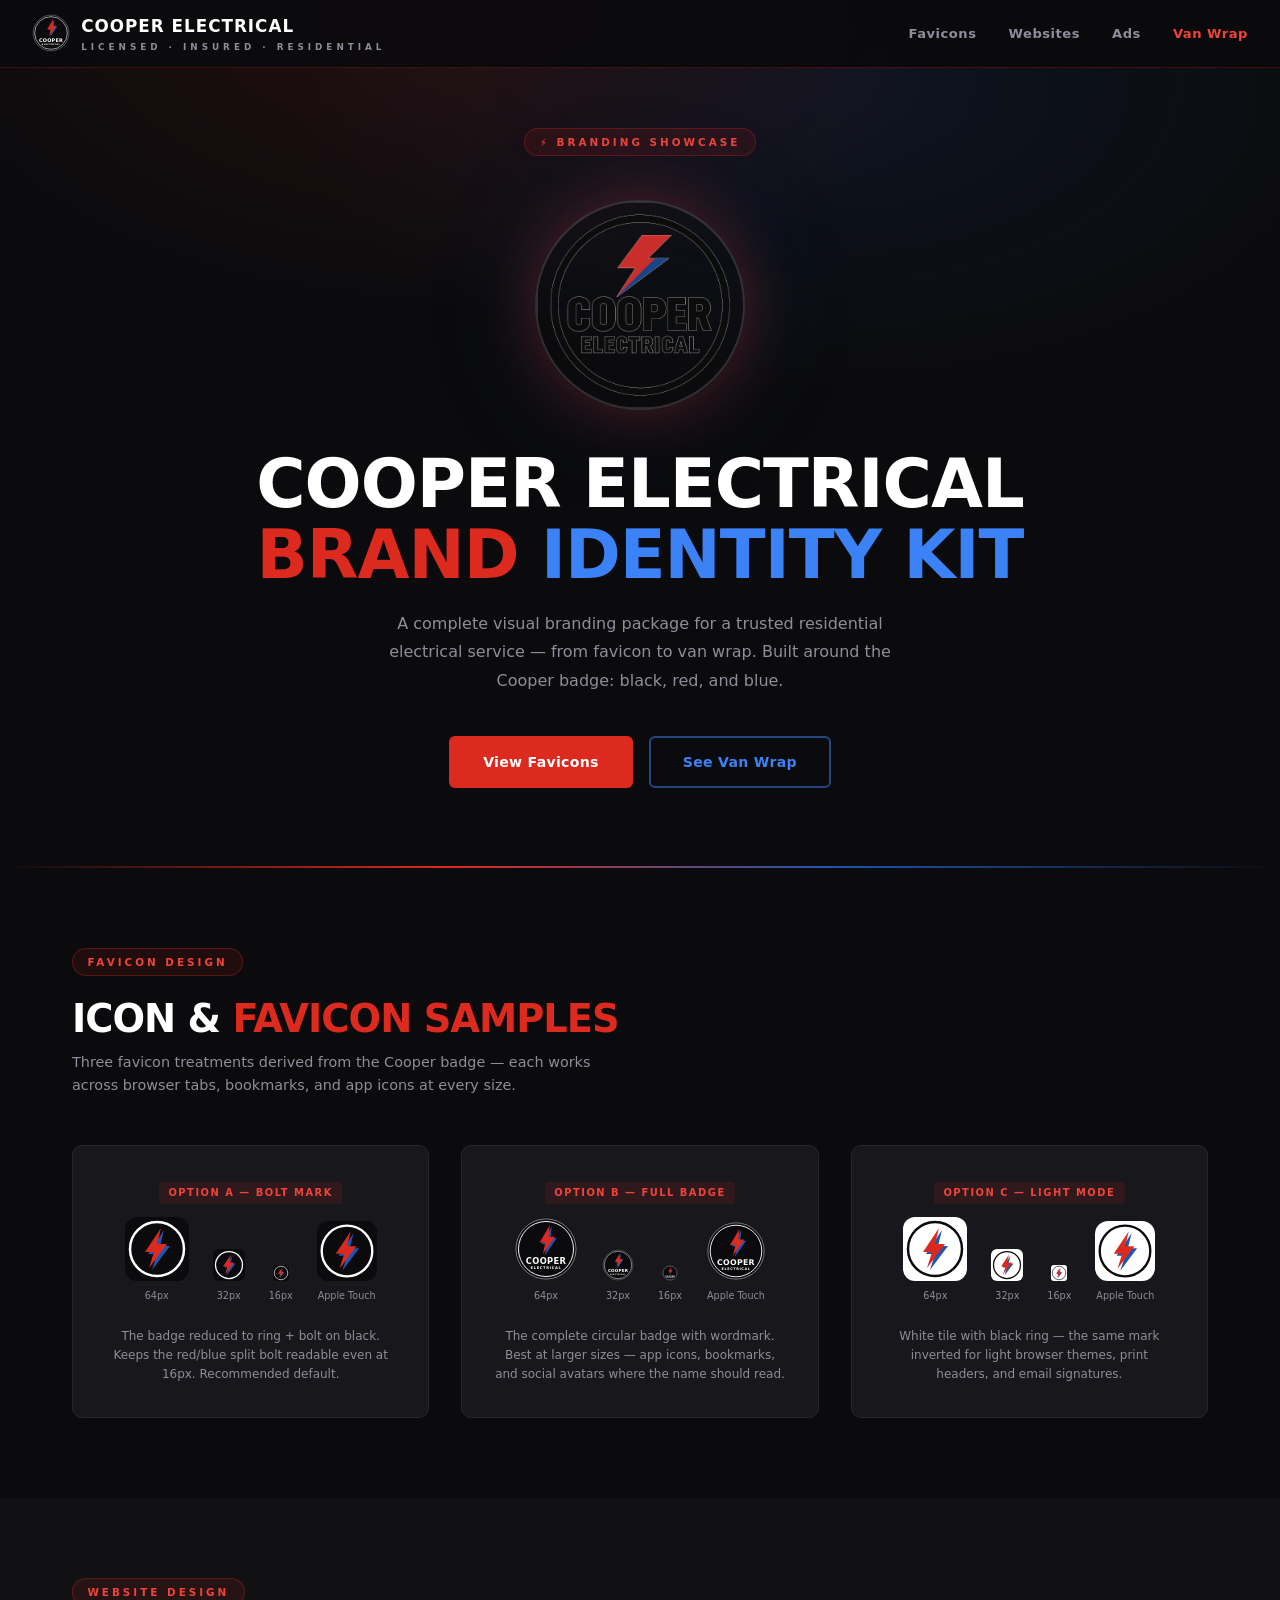
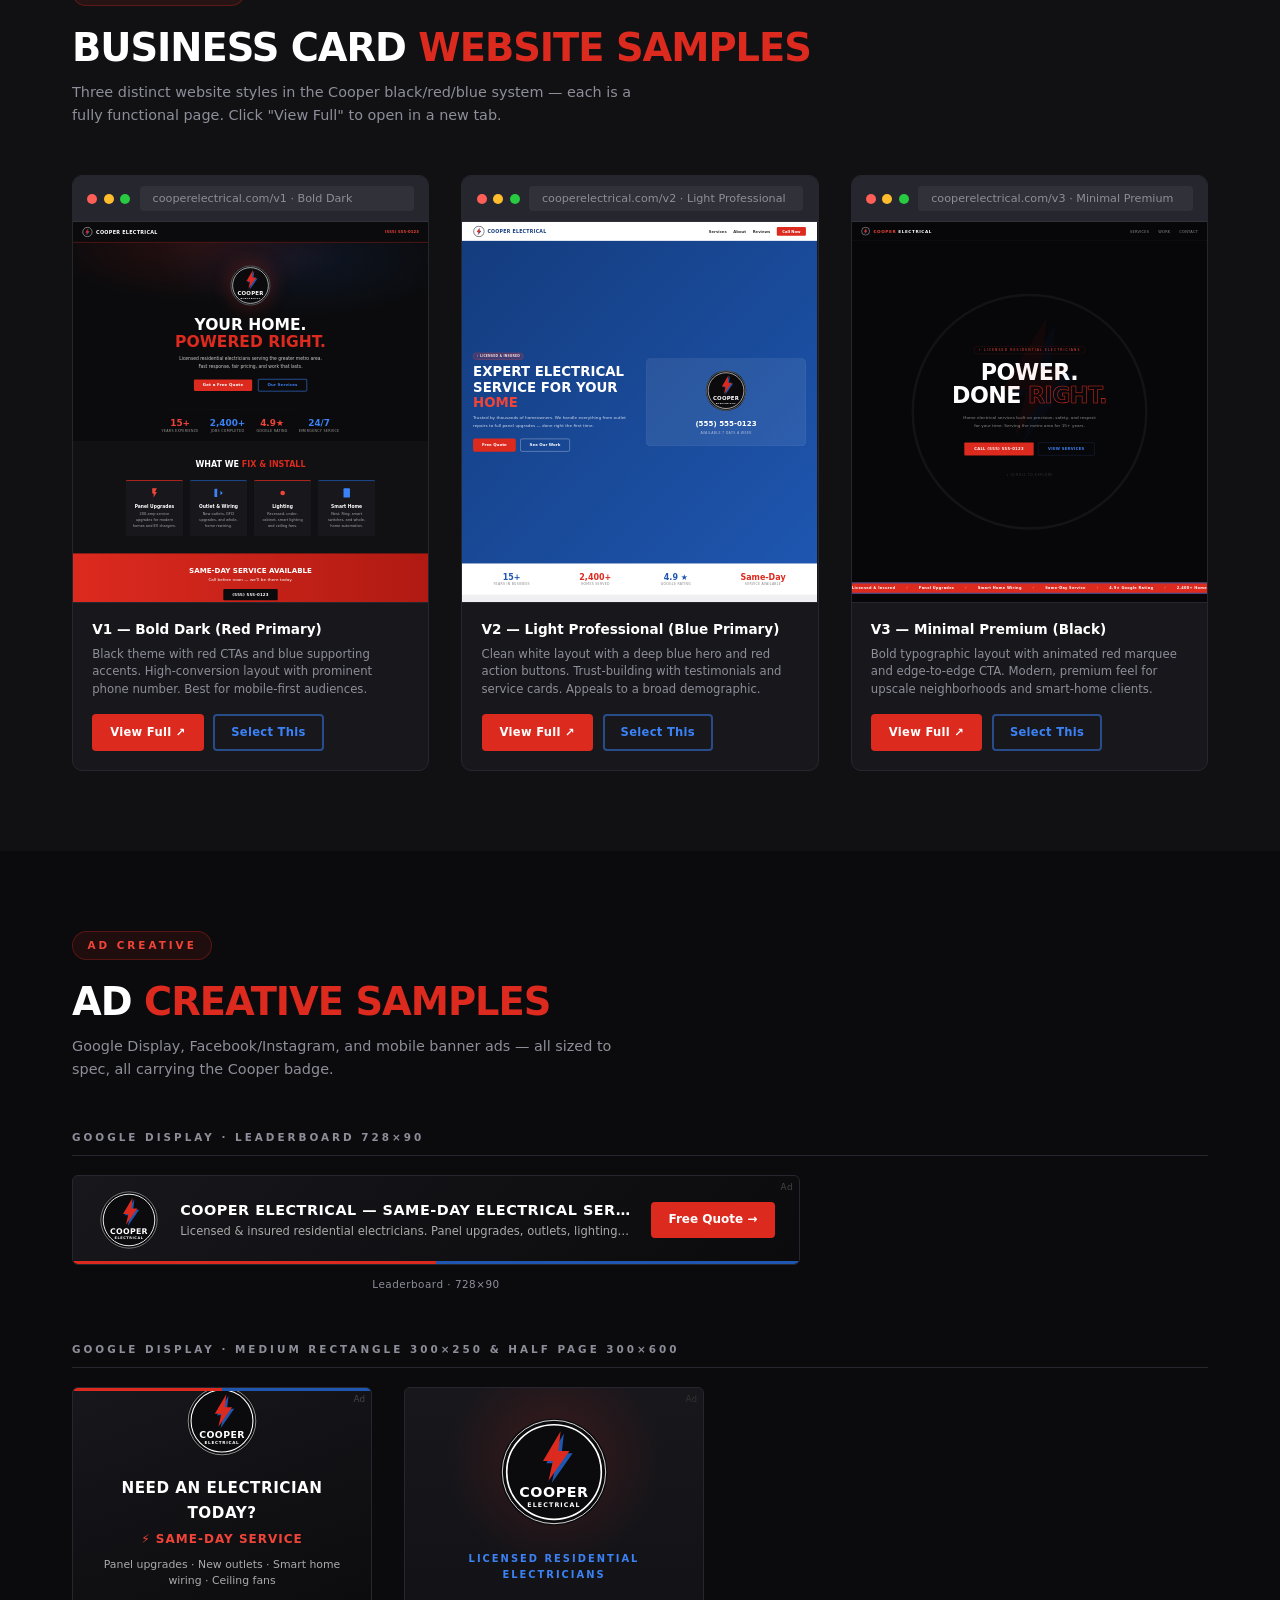
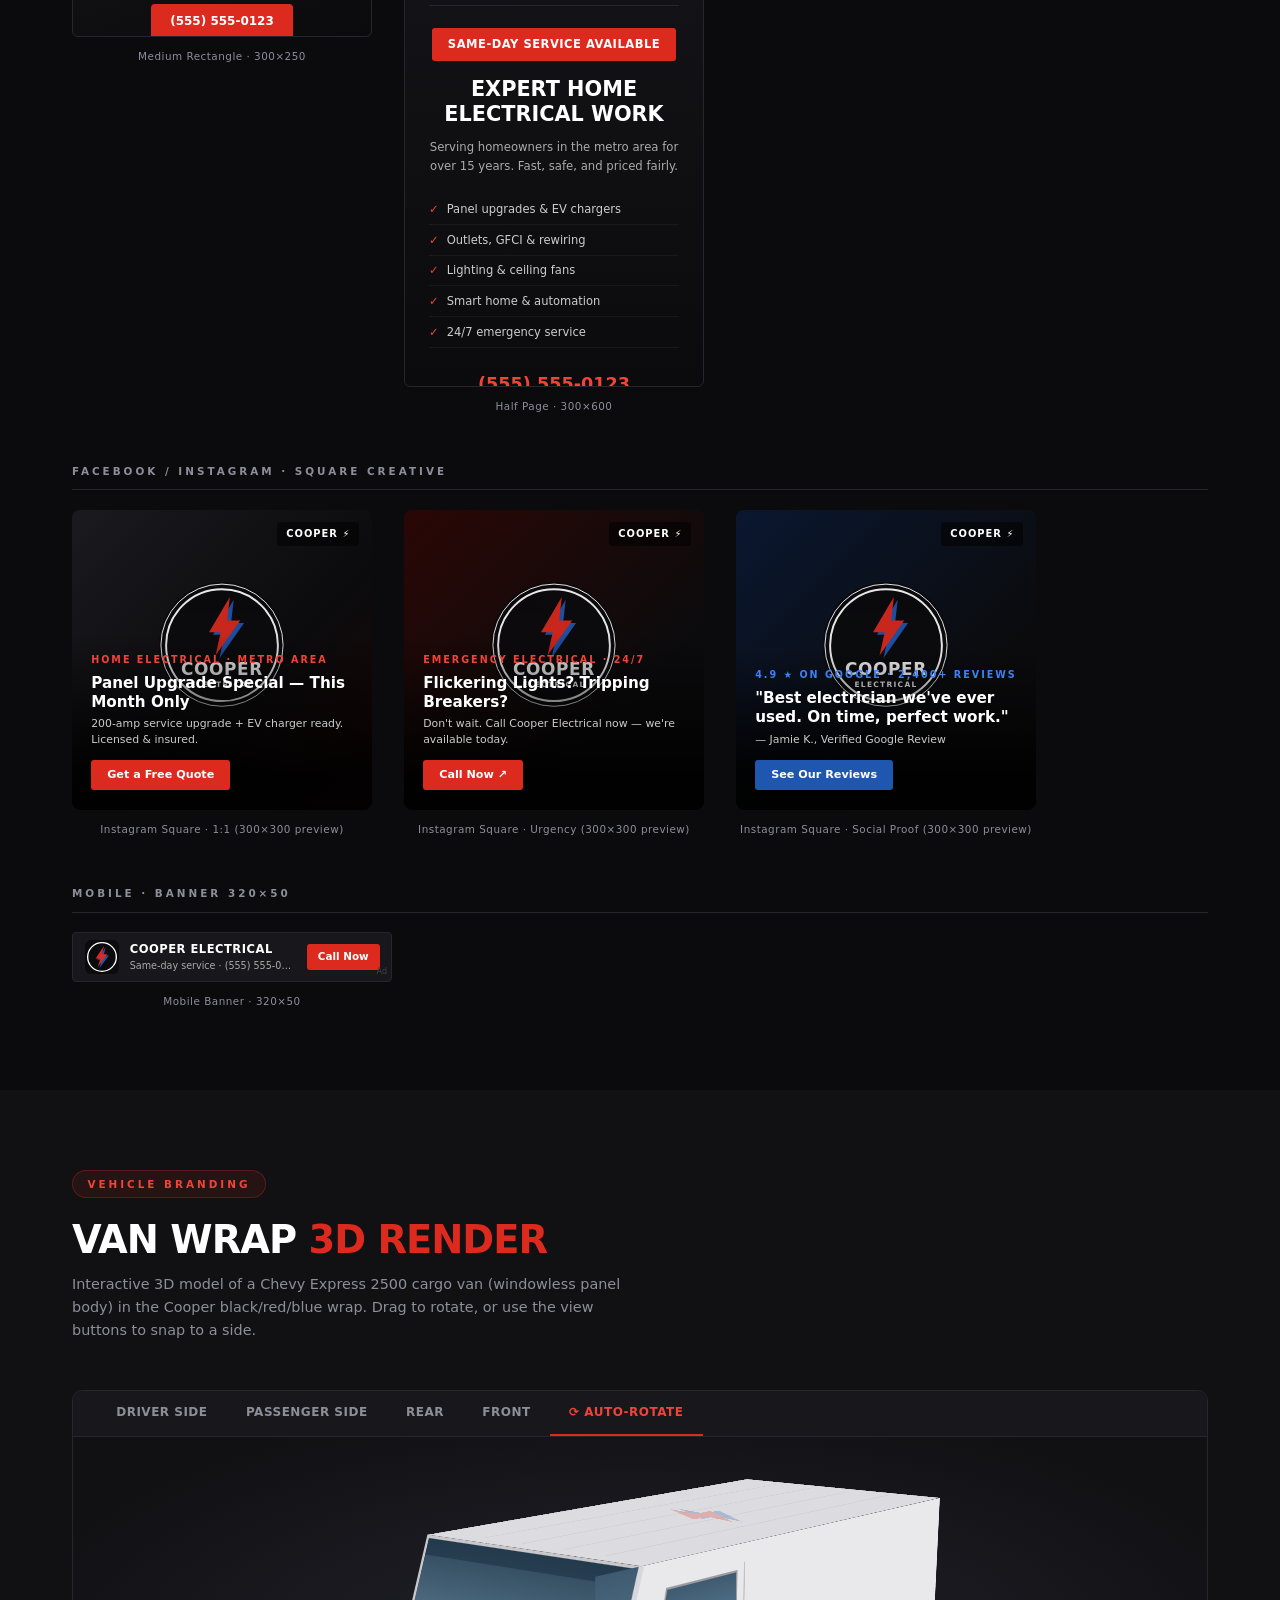
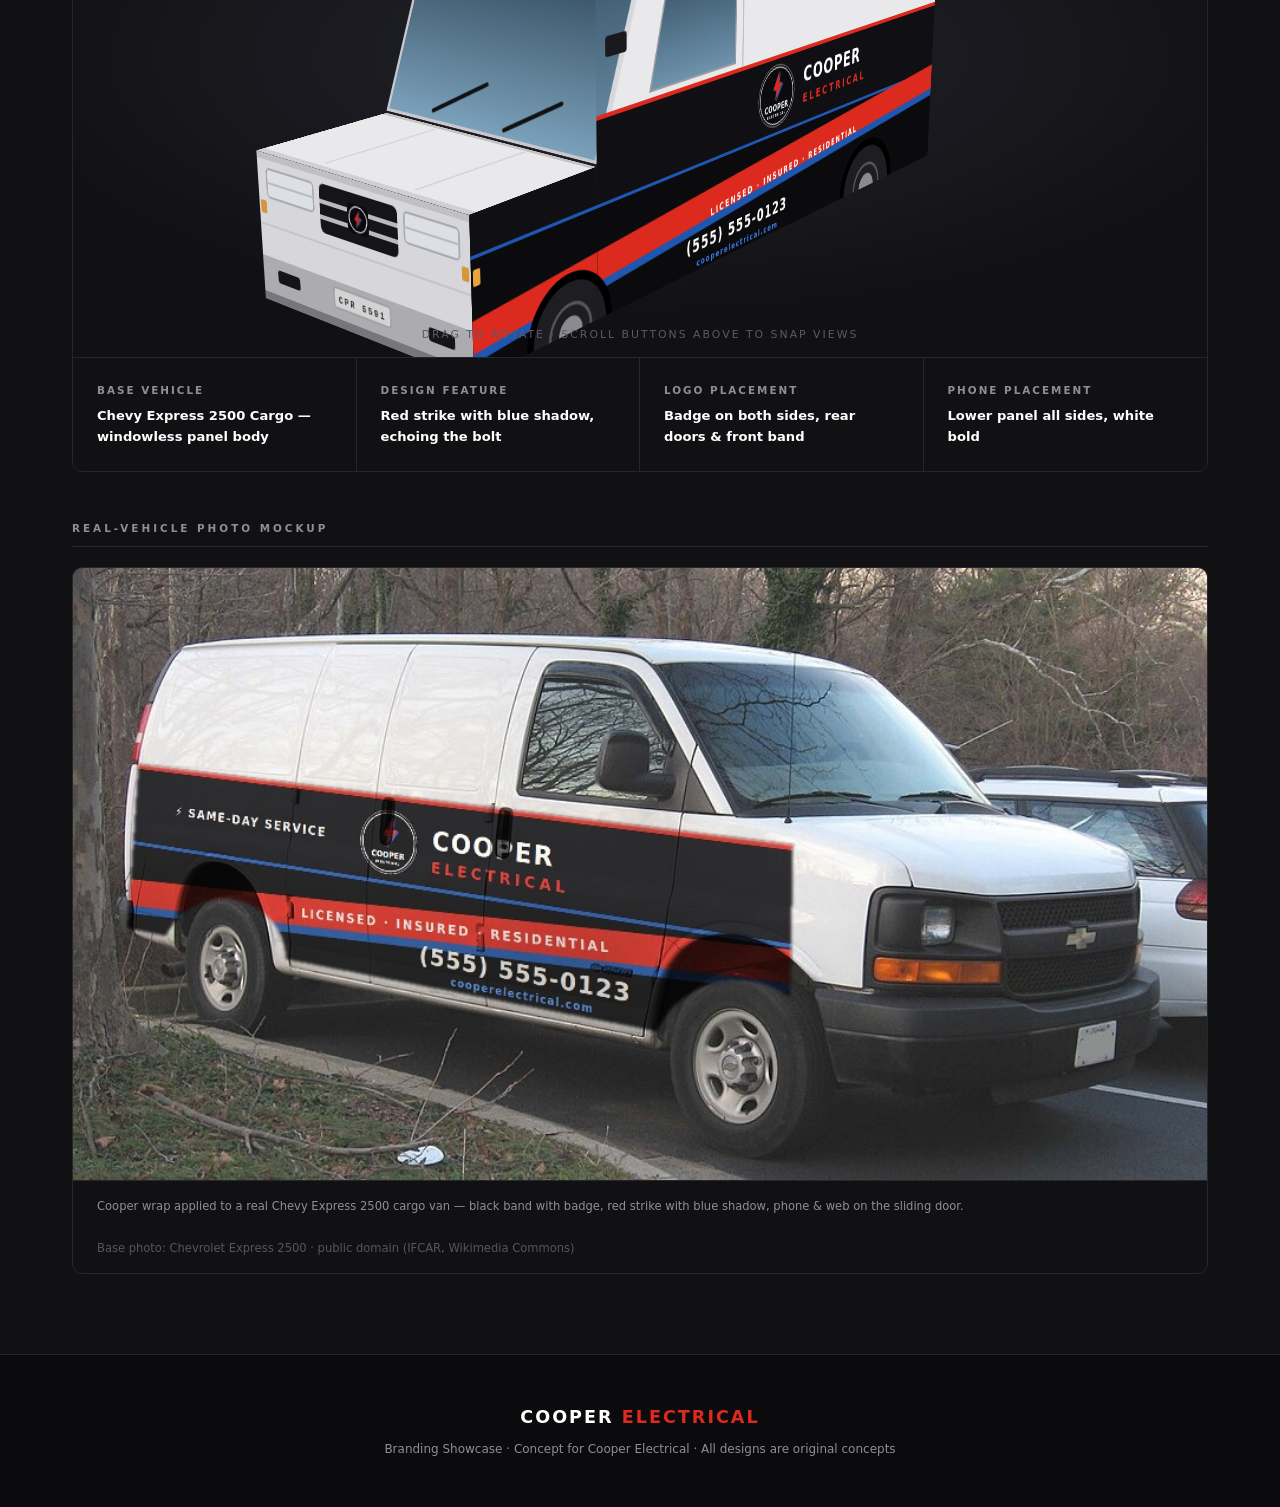
<file: index.html>
<!DOCTYPE html>
<html lang="en">
<head>
<meta charset="UTF-8">
<meta name="viewport" content="width=device-width,initial-scale=1">
<title>Cooper Electrical — Branding Showcase</title>
<link rel="icon" type="image/svg+xml" href="assets/img/favicon.svg">
<link rel="stylesheet" href="assets/css/style.css">
<style>
  /* ===== VAN TAB UI ===== */
  .van-tabs{display:flex;gap:0;border-bottom:1px solid var(--b);background:var(--c);padding:0 1.5rem;flex-wrap:wrap}
  .van-tab{padding:.75rem 1.2rem;font-size:.75rem;font-weight:700;letter-spacing:.5px;cursor:pointer;color:var(--m);border-bottom:2px solid transparent;transition:color .2s,border-color .2s;text-transform:uppercase}
  .van-tab.active{color:var(--red2);border-bottom-color:var(--red)}

  /* ===== FAVICON OPTION LABELS ===== */
  .fav-option-label{
    display:inline-block;background:rgba(221,42,31,.12);color:var(--red2);
    font-size:.62rem;font-weight:700;letter-spacing:1.5px;text-transform:uppercase;
    padding:.2rem .6rem;border-radius:3px;margin-bottom:.8rem;
  }
  .hero-logo-img{
    width:210px;height:210px;border-radius:50%;object-fit:cover;
    box-shadow:0 0 60px rgba(221,42,31,.3),0 0 120px rgba(30,86,176,.2);
    border:2px solid rgba(255,255,255,.15);
  }
</style>
</head>
<body>

<!-- ===== SHARED SVG SYMBOLS ===== -->
<svg width="0" height="0" style="position:absolute" aria-hidden="true">
  <defs>
    <!-- Full circular Cooper badge (for dark backgrounds) -->
    <symbol id="cooper-badge" viewBox="0 0 200 200">
      <circle cx="100" cy="100" r="97" fill="#0B0B0D"/>
      <circle cx="100" cy="100" r="94" fill="none" stroke="#fff" stroke-width="1.5"/>
      <circle cx="100" cy="100" r="86" fill="none" stroke="#fff" stroke-width="3"/>
      <polygon points="118,30 86,84 104,84 96,120 134,66 114,66" fill="#1E56B0"/>
      <polygon points="112,26 80,80 98,80 90,116 128,62 108,62" fill="#DD2A1F"/>
      <text x="100" y="146" text-anchor="middle" font-family="'Arial Narrow','Segoe UI',system-ui,sans-serif" font-weight="900" font-size="26" fill="#fff" letter-spacing="1">COOPER</text>
      <text x="100" y="164" text-anchor="middle" font-family="'Arial Narrow','Segoe UI',system-ui,sans-serif" font-weight="700" font-size="11.5" fill="#fff" letter-spacing="2">ELECTRICAL</text>
    </symbol>
    <!-- Icon-only bolt tile -->
    <symbol id="cooper-bolt" viewBox="0 0 64 64">
      <rect width="64" height="64" rx="12" fill="#0B0B0D"/>
      <circle cx="32" cy="32" r="27" fill="none" stroke="#fff" stroke-width="2.5"/>
      <polygon points="39,13 23,37 32,37 27,53 45,29 35,29" fill="#1E56B0"/>
      <polygon points="36,11 20,35 29,35 24,51 42,27 32,27" fill="#DD2A1F"/>
    </symbol>
  </defs>
</svg>

<!-- TOP NAV -->
<nav class="site-nav">
  <a class="site-logo" href="#">
    <svg viewBox="0 0 200 200"><use href="#cooper-badge"/></svg>
    <span>Cooper Electrical<span class="logo-sub">Licensed · Insured · Residential</span></span>
  </a>
  <ul class="nav-links">
    <li><a href="#favicons" class="active">Favicons</a></li>
    <li><a href="#websites">Websites</a></li>
    <li><a href="#ads">Ads</a></li>
    <li><a href="#van">Van Wrap</a></li>
  </ul>
</nav>

<!-- HERO -->
<section class="hero">
  <div class="hero-eyebrow">
    <span class="tag">⚡ Branding Showcase</span>
  </div>
  <div class="hero-logo">
    <img class="hero-logo-img" src="assets/img/logo.png" alt="Cooper Electrical logo — red and blue lightning bolt in a black circular badge">
  </div>
  <h1>Cooper Electrical<br><span class="highlight">Brand</span> <span class="highlight-blue">Identity Kit</span></h1>
  <p>A complete visual branding package for a trusted residential electrical service — from favicon to van wrap. Built around the Cooper badge: black, red, and blue.</p>
  <div class="hero-actions">
    <a href="#favicons" class="btn btn-primary">View Favicons</a>
    <a href="#van" class="btn btn-ghost">See Van Wrap</a>
  </div>
</section>

<!-- ============================================================ -->
<!-- FAVICONS                                                      -->
<!-- ============================================================ -->
<section class="section" id="favicons" data-section="favicons">
  <div class="container">
    <span class="tag">Favicon Design</span>
    <h2 class="section-title">Icon &amp; <span class="highlight">Favicon Samples</span></h2>
    <p class="section-sub">Three favicon treatments derived from the Cooper badge — each works across browser tabs, bookmarks, and app icons at every size.</p>

    <div class="favicon-designs">

      <!-- OPTION A: Bolt tile -->
      <div class="fav-card">
        <div class="fav-option-label">Option A — Bolt Mark</div>
        <div class="fav-display">
          <div class="sz">
            <svg width="64" height="64" viewBox="0 0 64 64"><use href="#cooper-bolt"/></svg>
            <span>64px</span>
          </div>
          <div class="sz">
            <svg width="32" height="32" viewBox="0 0 64 64"><use href="#cooper-bolt"/></svg>
            <span>32px</span>
          </div>
          <div class="sz">
            <svg width="16" height="16" viewBox="0 0 64 64"><use href="#cooper-bolt"/></svg>
            <span>16px</span>
          </div>
          <div class="sz">
            <svg width="60" height="60" viewBox="0 0 64 64"><use href="#cooper-bolt"/></svg>
            <span>Apple Touch</span>
          </div>
        </div>
        <p>The badge reduced to ring + bolt on black. Keeps the red/blue split bolt readable even at 16px. Recommended default.</p>
      </div>

      <!-- OPTION B: Full badge -->
      <div class="fav-card">
        <div class="fav-option-label">Option B — Full Badge</div>
        <div class="fav-display">
          <div class="sz">
            <svg width="64" height="64" viewBox="0 0 200 200"><use href="#cooper-badge"/></svg>
            <span>64px</span>
          </div>
          <div class="sz">
            <svg width="32" height="32" viewBox="0 0 200 200"><use href="#cooper-badge"/></svg>
            <span>32px</span>
          </div>
          <div class="sz">
            <svg width="16" height="16" viewBox="0 0 200 200"><use href="#cooper-badge"/></svg>
            <span>16px</span>
          </div>
          <div class="sz">
            <svg width="60" height="60" viewBox="0 0 200 200"><use href="#cooper-badge"/></svg>
            <span>Apple Touch</span>
          </div>
        </div>
        <p>The complete circular badge with wordmark. Best at larger sizes — app icons, bookmarks, and social avatars where the name should read.</p>
      </div>

      <!-- OPTION C: Light mode -->
      <div class="fav-card">
        <div class="fav-option-label">Option C — Light Mode</div>
        <div class="fav-display">
          <div class="sz">
            <svg width="64" height="64" viewBox="0 0 64 64">
              <rect width="64" height="64" rx="12" fill="#FFFFFF"/>
              <circle cx="32" cy="32" r="27" fill="none" stroke="#0B0B0D" stroke-width="2.5"/>
              <polygon points="39,13 23,37 32,37 27,53 45,29 35,29" fill="#1E56B0"/>
              <polygon points="36,11 20,35 29,35 24,51 42,27 32,27" fill="#DD2A1F"/>
            </svg>
            <span>64px</span>
          </div>
          <div class="sz">
            <svg width="32" height="32" viewBox="0 0 64 64">
              <rect width="64" height="64" rx="12" fill="#FFFFFF"/>
              <circle cx="32" cy="32" r="27" fill="none" stroke="#0B0B0D" stroke-width="2.5"/>
              <polygon points="39,13 23,37 32,37 27,53 45,29 35,29" fill="#1E56B0"/>
              <polygon points="36,11 20,35 29,35 24,51 42,27 32,27" fill="#DD2A1F"/>
            </svg>
            <span>32px</span>
          </div>
          <div class="sz">
            <svg width="16" height="16" viewBox="0 0 64 64">
              <rect width="64" height="64" rx="12" fill="#FFFFFF"/>
              <circle cx="32" cy="32" r="27" fill="none" stroke="#0B0B0D" stroke-width="2.5"/>
              <polygon points="39,13 23,37 32,37 27,53 45,29 35,29" fill="#1E56B0"/>
              <polygon points="36,11 20,35 29,35 24,51 42,27 32,27" fill="#DD2A1F"/>
            </svg>
            <span>16px</span>
          </div>
          <div class="sz">
            <svg width="60" height="60" viewBox="0 0 64 64">
              <rect width="64" height="64" rx="14" fill="#FFFFFF"/>
              <circle cx="32" cy="32" r="27" fill="none" stroke="#0B0B0D" stroke-width="2.5"/>
              <polygon points="39,13 23,37 32,37 27,53 45,29 35,29" fill="#1E56B0"/>
              <polygon points="36,11 20,35 29,35 24,51 42,27 32,27" fill="#DD2A1F"/>
            </svg>
            <span>Apple Touch</span>
          </div>
        </div>
        <p>White tile with black ring — the same mark inverted for light browser themes, print headers, and email signatures.</p>
      </div>

    </div>
  </div>
</section>

<!-- ============================================================ -->
<!-- BUSINESS CARD WEBSITES                                        -->
<!-- ============================================================ -->
<section class="section section-alt" id="websites" data-section="websites">
  <div class="container">
    <span class="tag">Website Design</span>
    <h2 class="section-title">Business Card <span class="highlight">Website Samples</span></h2>
    <p class="section-sub">Three distinct website styles in the Cooper black/red/blue system — each is a fully functional page. Click "View Full" to open in a new tab.</p>

    <div class="preview-grid">

      <!-- V1 -->
      <div class="preview-card card">
        <div class="preview-bar">
          <div class="preview-dots"><span></span><span></span><span></span></div>
          <div class="preview-url">cooperelectrical.com/v1 · Bold Dark</div>
        </div>
        <div style="position:relative;overflow:hidden;height:380px">
          <iframe class="preview-frame" src="pages/biz-card-v1.html" title="Website Version 1 – Bold Dark" loading="lazy"></iframe>
        </div>
        <div class="preview-info">
          <h4>V1 — Bold Dark (Red Primary)</h4>
          <p>Black theme with red CTAs and blue supporting accents. High-conversion layout with prominent phone number. Best for mobile-first audiences.</p>
        </div>
        <div class="preview-actions">
          <a href="pages/biz-card-v1.html" target="_blank" class="btn btn-primary btn-sm">View Full ↗</a>
          <a href="#" class="btn btn-ghost btn-sm">Select This</a>
        </div>
      </div>

      <!-- V2 -->
      <div class="preview-card card">
        <div class="preview-bar">
          <div class="preview-dots"><span></span><span></span><span></span></div>
          <div class="preview-url">cooperelectrical.com/v2 · Light Professional</div>
        </div>
        <div style="position:relative;overflow:hidden;height:380px">
          <iframe class="preview-frame" src="pages/biz-card-v2.html" title="Website Version 2 – Light Professional" loading="lazy"></iframe>
        </div>
        <div class="preview-info">
          <h4>V2 — Light Professional (Blue Primary)</h4>
          <p>Clean white layout with a deep blue hero and red action buttons. Trust-building with testimonials and service cards. Appeals to a broad demographic.</p>
        </div>
        <div class="preview-actions">
          <a href="pages/biz-card-v2.html" target="_blank" class="btn btn-primary btn-sm">View Full ↗</a>
          <a href="#" class="btn btn-ghost btn-sm">Select This</a>
        </div>
      </div>

      <!-- V3 -->
      <div class="preview-card card">
        <div class="preview-bar">
          <div class="preview-dots"><span></span><span></span><span></span></div>
          <div class="preview-url">cooperelectrical.com/v3 · Minimal Premium</div>
        </div>
        <div style="position:relative;overflow:hidden;height:380px">
          <iframe class="preview-frame" src="pages/biz-card-v3.html" title="Website Version 3 – Minimal Premium" loading="lazy"></iframe>
        </div>
        <div class="preview-info">
          <h4>V3 — Minimal Premium (Black)</h4>
          <p>Bold typographic layout with animated red marquee and edge-to-edge CTA. Modern, premium feel for upscale neighborhoods and smart-home clients.</p>
        </div>
        <div class="preview-actions">
          <a href="pages/biz-card-v3.html" target="_blank" class="btn btn-primary btn-sm">View Full ↗</a>
          <a href="#" class="btn btn-ghost btn-sm">Select This</a>
        </div>
      </div>

    </div>
  </div>
</section>

<!-- ============================================================ -->
<!-- ADS                                                           -->
<!-- ============================================================ -->
<section class="section" id="ads" data-section="ads">
  <div class="container">
    <span class="tag">Ad Creative</span>
    <h2 class="section-title">Ad <span class="highlight">Creative Samples</span></h2>
    <p class="section-sub">Google Display, Facebook/Instagram, and mobile banner ads — all sized to spec, all carrying the Cooper badge.</p>

    <div class="ads-layout">

      <!-- LEADERBOARD -->
      <div class="ad-group">
        <div class="ad-group-label">Google Display · Leaderboard 728×90</div>
        <div class="ad-showcase">
          <div class="ad-wrap">
            <div class="ad-leaderboard">
              <div class="ad-logo">
                <svg viewBox="0 0 200 200"><use href="#cooper-badge"/></svg>
              </div>
              <div class="ad-copy">
                <h3>Cooper Electrical — Same-Day Electrical Service</h3>
                <p>Licensed &amp; insured residential electricians. Panel upgrades, outlets, lighting &amp; smart home.</p>
              </div>
              <a href="#" class="ad-cta">Free Quote →</a>
            </div>
            <span class="ad-label">Leaderboard · 728×90</span>
          </div>
        </div>
      </div>

      <!-- DISPLAY RECTANGLES -->
      <div class="ad-group">
        <div class="ad-group-label">Google Display · Medium Rectangle 300×250 &amp; Half Page 300×600</div>
        <div class="ad-showcase">

          <!-- Medium Rect -->
          <div class="ad-wrap">
            <div class="ad-mrec">
              <div class="mrec-logo">
                <svg viewBox="0 0 200 200"><use href="#cooper-badge"/></svg>
              </div>
              <h3>Need an Electrician Today?</h3>
              <div class="offer">⚡ Same-Day Service</div>
              <p>Panel upgrades · New outlets · Smart home wiring · Ceiling fans</p>
              <a href="#" class="cta">(555) 555-0123</a>
            </div>
            <span class="ad-label">Medium Rectangle · 300×250</span>
          </div>

          <!-- Half Page -->
          <div class="ad-wrap">
            <div class="ad-halfpage">
              <div class="hp-logo-mark">
                <svg viewBox="0 0 200 200"><use href="#cooper-badge"/></svg>
              </div>
              <div class="hp-tagline">Licensed Residential Electricians</div>
              <hr>
              <div class="hp-offer">Same-Day Service Available</div>
              <h3>Expert Home<br>Electrical Work</h3>
              <p>Serving homeowners in the metro area for over 15 years. Fast, safe, and priced fairly.</p>
              <ul class="features">
                <li>Panel upgrades &amp; EV chargers</li>
                <li>Outlets, GFCI &amp; rewiring</li>
                <li>Lighting &amp; ceiling fans</li>
                <li>Smart home &amp; automation</li>
                <li>24/7 emergency service</li>
              </ul>
              <div class="tel">(555) 555-0123</div>
              <a href="#" class="cta">Get a Free Quote</a>
            </div>
            <span class="ad-label">Half Page · 300×600</span>
          </div>

        </div>
      </div>

      <!-- SOCIAL ADS -->
      <div class="ad-group">
        <div class="ad-group-label">Facebook / Instagram · Square Creative</div>
        <div class="ad-showcase">

          <!-- Social Ad 1 – Service promotion -->
          <div class="ad-wrap">
            <div class="ad-social">
              <div class="social-bg"></div>
              <div class="social-mark"><svg viewBox="0 0 200 200"><use href="#cooper-badge"/></svg></div>
              <div class="social-logo">Cooper ⚡</div>
              <div class="social-content">
                <span class="social-tag">Home Electrical · Metro Area</span>
                <h3>Panel Upgrade Special — This Month Only</h3>
                <p>200-amp service upgrade + EV charger ready. Licensed &amp; insured.</p>
                <a href="#" class="social-cta">Get a Free Quote</a>
              </div>
            </div>
            <span class="ad-label">Instagram Square · 1:1 (300×300 preview)</span>
          </div>

          <!-- Social Ad 2 – Emergency / urgency -->
          <div class="ad-wrap">
            <div class="ad-social">
              <div class="social-bg" style="background:linear-gradient(135deg,#2A0705 0%,#0B0B0D 70%)"></div>
              <div class="social-mark"><svg viewBox="0 0 200 200"><use href="#cooper-badge"/></svg></div>
              <div class="social-logo">Cooper ⚡</div>
              <div class="social-content">
                <span class="social-tag">Emergency Electrical · 24/7</span>
                <h3>Flickering Lights? Tripping Breakers?</h3>
                <p>Don't wait. Call Cooper Electrical now — we're available today.</p>
                <a href="#" class="social-cta">Call Now ↗</a>
              </div>
            </div>
            <span class="ad-label">Instagram Square · Urgency (300×300 preview)</span>
          </div>

          <!-- Social Ad 3 – Trust/review -->
          <div class="ad-wrap">
            <div class="ad-social">
              <div class="social-bg" style="background:linear-gradient(135deg,#0A1730 0%,#0B0B0D 70%)"></div>
              <div class="social-mark"><svg viewBox="0 0 200 200"><use href="#cooper-badge"/></svg></div>
              <div class="social-logo">Cooper ⚡</div>
              <div class="social-content">
                <span class="social-tag" style="color:#3B82F6">4.9 ★ on Google · 2,400+ Reviews</span>
                <h3>"Best electrician we've ever used. On time, perfect work."</h3>
                <p>— Jamie K., Verified Google Review</p>
                <a href="#" class="social-cta" style="background:#1E56B0">See Our Reviews</a>
              </div>
            </div>
            <span class="ad-label">Instagram Square · Social Proof (300×300 preview)</span>
          </div>

        </div>
      </div>

      <!-- MOBILE BANNER -->
      <div class="ad-group">
        <div class="ad-group-label">Mobile · Banner 320×50</div>
        <div class="ad-showcase">
          <div class="ad-wrap">
            <div class="ad-mobile">
              <div class="mob-icon">
                <svg viewBox="0 0 64 64"><use href="#cooper-bolt"/></svg>
              </div>
              <div class="mob-copy">
                <h4>Cooper Electrical</h4>
                <p>Same-day service · (555) 555-0123</p>
              </div>
              <a href="#" class="mob-cta">Call Now</a>
            </div>
            <span class="ad-label">Mobile Banner · 320×50</span>
          </div>
        </div>
      </div>

    </div>
  </div>
</section>

<!-- ============================================================ -->
<!-- VAN WRAP — INTERACTIVE 3D MODEL                               -->
<!-- ============================================================ -->
<section class="section section-alt van-section" id="van" data-section="van">
  <div class="container">
    <span class="tag">Vehicle Branding</span>
    <h2 class="section-title">Van Wrap <span class="highlight">3D Render</span></h2>
    <p class="section-sub">Interactive 3D model of a Chevy Express 2500 cargo van (windowless panel body) in the Cooper black/red/blue wrap. Drag to rotate, or use the view buttons to snap to a side.</p>

    <div class="van-stage">
      <div class="van-tabs">
        <div class="van-tab" data-view="25">Driver Side</div>
        <div class="van-tab" data-view="155">Passenger Side</div>
        <div class="van-tab" data-view="245">Rear</div>
        <div class="van-tab" data-view="90">Front</div>
        <div class="van-tab active" data-view="auto">⟳ Auto-Rotate</div>
      </div>

      <div class="van3d-viewport">
        <div class="van3d">

          <!-- Ground shadow plane -->
          <div class="van3d-shadow"></div>

          <!-- DRIVER SIDE (van left; front of van at left of face) -->
          <div class="face f-driver">
            <svg viewBox="0 0 590 300" xmlns="http://www.w3.org/2000/svg">
              <defs>
                <linearGradient id="glassD" x1="0" y1="0" x2="0" y2="1">
                  <stop offset="0" stop-color="#3E5A70"/><stop offset="1" stop-color="#6E93AC"/>
                </linearGradient>
              </defs>
              <rect width="590" height="300" fill="#E9E9EC"/>
              <!-- A-pillar / windshield rake (painted glass) -->
              <polygon points="0,0 60,0 0,162" fill="url(#glassD)"/>
              <line x1="60" y1="0" x2="0" y2="162" stroke="#D8D8DC" stroke-width="7"/>
              <!-- cab door window (only glass on this side — cargo panel behind) -->
              <polygon points="95,25 200,25 200,112 72,112" fill="url(#glassD)" stroke="#9A9AA0" stroke-width="2"/>
              <!-- mirror -->
              <rect x="12" y="52" width="28" height="18" rx="3" fill="#1A1A1E"/>
              <!-- door seam + handle -->
              <line x1="212" y1="18" x2="212" y2="292" stroke="#C2C2C6" stroke-width="2"/>
              <rect x="176" y="128" width="28" height="7" rx="3" fill="#8A8A90"/>
              <!-- wrap: pinstripe, band, lower black -->
              <rect y="118" width="590" height="4" fill="#DD2A1F"/>
              <rect y="122" width="590" height="74" fill="#101014"/>
              <rect y="196" width="590" height="3" fill="#1E56B0"/>
              <rect y="199" width="590" height="101" fill="#0B0B0D"/>
              <!-- badge + name -->
              <use href="#cooper-badge" x="238" y="126" width="66" height="66"/>
              <text x="318" y="155" fill="#FFFFFF" font-size="22" font-weight="900" font-family="'Segoe UI',system-ui,sans-serif" letter-spacing="1.5">COOPER</text>
              <text x="318" y="176" fill="#DD2A1F" font-size="13" font-weight="700" font-family="'Segoe UI',system-ui,sans-serif" letter-spacing="3.5">ELECTRICAL</text>
              <!-- red strike with blue shadow -->
              <polygon points="0,246 590,199 590,227 0,274" fill="#1E56B0"/>
              <polygon points="0,238 590,191 590,219 0,266" fill="#DD2A1F"/>
              <text x="295" y="242" fill="#FFFFFF" font-size="10" font-weight="800" font-family="'Segoe UI',system-ui,sans-serif" letter-spacing="2" text-anchor="middle" transform="rotate(-4.55 295 238)">LICENSED · INSURED · RESIDENTIAL</text>
              <!-- phone -->
              <text x="210" y="281" fill="#FFFFFF" font-size="17" font-weight="900" font-family="'Segoe UI',system-ui,sans-serif" letter-spacing="1.5" text-anchor="middle">(555) 555-0123</text>
              <text x="210" y="296" fill="#3B82F6" font-size="9" font-weight="600" font-family="'Segoe UI',system-ui,sans-serif" letter-spacing="1.5" text-anchor="middle">cooperelectrical.com</text>
              <!-- wheels: front wheel sliver (rest on fender face), rear wheel -->
              <circle cx="-35" cy="300" r="54" fill="#000"/>
              <circle cx="-35" cy="300" r="46" fill="#1D1D22"/>
              <circle cx="450" cy="300" r="54" fill="#000"/>
              <circle cx="450" cy="300" r="46" fill="#1D1D22"/>
              <circle cx="450" cy="300" r="15" fill="#8A8A90"/>
              <circle cx="450" cy="300" r="26" fill="none" stroke="#55555C" stroke-width="3"/>
            </svg>
          </div>

          <!-- PASSENGER SIDE (van right; front of van at right of face) -->
          <div class="face f-pass">
            <svg viewBox="0 0 590 300" xmlns="http://www.w3.org/2000/svg">
              <defs>
                <linearGradient id="glassP" x1="0" y1="0" x2="0" y2="1">
                  <stop offset="0" stop-color="#3E5A70"/><stop offset="1" stop-color="#6E93AC"/>
                </linearGradient>
              </defs>
              <rect width="590" height="300" fill="#E9E9EC"/>
              <!-- A-pillar / windshield rake (painted glass) -->
              <polygon points="530,0 590,0 590,162" fill="url(#glassP)"/>
              <line x1="530" y1="0" x2="590" y2="162" stroke="#D8D8DC" stroke-width="7"/>
              <!-- cab door window -->
              <polygon points="390,25 495,25 518,112 390,112" fill="url(#glassP)" stroke="#9A9AA0" stroke-width="2"/>
              <!-- mirror -->
              <rect x="550" y="52" width="28" height="18" rx="3" fill="#1A1A1E"/>
              <!-- front door seam + 60/40 cargo door seams -->
              <line x1="378" y1="18" x2="378" y2="292" stroke="#C2C2C6" stroke-width="2"/>
              <line x1="182" y1="18" x2="182" y2="292" stroke="#C2C2C6" stroke-width="2"/>
              <rect x="386" y="128" width="28" height="7" rx="3" fill="#8A8A90"/>
              <rect x="346" y="128" width="24" height="7" rx="3" fill="#8A8A90"/>
              <!-- wrap: pinstripe, band, lower black -->
              <rect y="118" width="590" height="4" fill="#DD2A1F"/>
              <rect y="122" width="590" height="74" fill="#101014"/>
              <rect y="196" width="590" height="3" fill="#1E56B0"/>
              <rect y="199" width="590" height="101" fill="#0B0B0D"/>
              <!-- badge + name -->
              <use href="#cooper-badge" x="180" y="126" width="66" height="66"/>
              <text x="262" y="155" fill="#FFFFFF" font-size="22" font-weight="900" font-family="'Segoe UI',system-ui,sans-serif" letter-spacing="1.5">COOPER</text>
              <text x="262" y="176" fill="#DD2A1F" font-size="13" font-weight="700" font-family="'Segoe UI',system-ui,sans-serif" letter-spacing="3.5">ELECTRICAL</text>
              <!-- red strike with blue shadow (mirrored slope) -->
              <polygon points="0,199 590,246 590,274 0,227" fill="#1E56B0"/>
              <polygon points="0,191 590,238 590,266 0,219" fill="#DD2A1F"/>
              <text x="295" y="242" fill="#FFFFFF" font-size="10" font-weight="800" font-family="'Segoe UI',system-ui,sans-serif" letter-spacing="2" text-anchor="middle" transform="rotate(4.55 295 238)">LICENSED · INSURED · RESIDENTIAL</text>
              <!-- phone -->
              <text x="380" y="281" fill="#FFFFFF" font-size="17" font-weight="900" font-family="'Segoe UI',system-ui,sans-serif" letter-spacing="1.5" text-anchor="middle">(555) 555-0123</text>
              <text x="380" y="296" fill="#3B82F6" font-size="9" font-weight="600" font-family="'Segoe UI',system-ui,sans-serif" letter-spacing="1.5" text-anchor="middle">cooperelectrical.com</text>
              <!-- wheels: rear wheel, front wheel sliver (rest on fender face) -->
              <circle cx="625" cy="300" r="54" fill="#000"/>
              <circle cx="625" cy="300" r="46" fill="#1D1D22"/>
              <circle cx="140" cy="300" r="54" fill="#000"/>
              <circle cx="140" cy="300" r="46" fill="#1D1D22"/>
              <circle cx="140" cy="300" r="15" fill="#8A8A90"/>
              <circle cx="140" cy="300" r="26" fill="none" stroke="#55555C" stroke-width="3"/>
            </svg>
          </div>

          <!-- FRONT FENDER — DRIVER SIDE (hood side panel, carries front wheel) -->
          <div class="face f-fender-l">
            <svg viewBox="0 0 150 138" xmlns="http://www.w3.org/2000/svg">
              <rect width="150" height="138" fill="#E9E9EC"/>
              <rect width="150" height="34" fill="#101014"/>
              <rect y="34" width="150" height="3" fill="#1E56B0"/>
              <rect y="37" width="150" height="101" fill="#0B0B0D"/>
              <polygon points="0,96 150,84 150,112 0,124" fill="#1E56B0"/>
              <polygon points="0,88 150,76 150,104 0,116" fill="#DD2A1F"/>
              <!-- side marker -->
              <rect x="2" y="46" width="8" height="14" rx="2" fill="#E8A33D"/>
              <!-- front wheel -->
              <circle cx="115" cy="138" r="54" fill="#000"/>
              <circle cx="115" cy="138" r="46" fill="#1D1D22"/>
              <circle cx="115" cy="138" r="15" fill="#8A8A90"/>
              <circle cx="115" cy="138" r="26" fill="none" stroke="#55555C" stroke-width="3"/>
            </svg>
          </div>

          <!-- FRONT FENDER — PASSENGER SIDE -->
          <div class="face f-fender-r">
            <svg viewBox="0 0 150 138" xmlns="http://www.w3.org/2000/svg">
              <rect width="150" height="138" fill="#E9E9EC"/>
              <rect width="150" height="34" fill="#101014"/>
              <rect y="34" width="150" height="3" fill="#1E56B0"/>
              <rect y="37" width="150" height="101" fill="#0B0B0D"/>
              <polygon points="0,84 150,96 150,124 0,112" fill="#1E56B0"/>
              <polygon points="0,76 150,88 150,116 0,104" fill="#DD2A1F"/>
              <!-- side marker -->
              <rect x="140" y="46" width="8" height="14" rx="2" fill="#E8A33D"/>
              <!-- front wheel -->
              <circle cx="35" cy="138" r="54" fill="#000"/>
              <circle cx="35" cy="138" r="46" fill="#1D1D22"/>
              <circle cx="35" cy="138" r="15" fill="#8A8A90"/>
              <circle cx="35" cy="138" r="26" fill="none" stroke="#55555C" stroke-width="3"/>
            </svg>
          </div>

          <!-- GRILLE / FRONT FASCIA -->
          <div class="face f-grille">
            <svg viewBox="0 0 260 138" xmlns="http://www.w3.org/2000/svg">
              <rect width="260" height="138" fill="#E9E9EC"/>
              <rect width="260" height="6" fill="#D0D0D4"/>
              <!-- headlights -->
              <rect x="12" y="14" width="62" height="26" rx="4" fill="#EFF3F6" stroke="#A9A9AF" stroke-width="1.5"/>
              <rect x="186" y="14" width="62" height="26" rx="4" fill="#EFF3F6" stroke="#A9A9AF" stroke-width="1.5"/>
              <line x1="12" y1="27" x2="74" y2="27" stroke="#C6CCD1" stroke-width="2"/>
              <line x1="186" y1="27" x2="248" y2="27" stroke="#C6CCD1" stroke-width="2"/>
              <!-- grille with Cooper emblem -->
              <rect x="82" y="12" width="96" height="44" rx="6" fill="#17171A"/>
              <rect x="82" y="26" width="96" height="4" fill="#C9C9CE"/>
              <rect x="82" y="40" width="96" height="4" fill="#C9C9CE"/>
              <use href="#cooper-bolt" x="117" y="21" width="26" height="26"/>
              <!-- turn markers -->
              <rect x="2" y="44" width="8" height="12" rx="2" fill="#E8A33D"/>
              <rect x="250" y="44" width="8" height="12" rx="2" fill="#E8A33D"/>
              <!-- body panel line -->
              <line x1="0" y1="66" x2="260" y2="66" stroke="#D5D5D9" stroke-width="2"/>
              <!-- bumper -->
              <rect y="96" width="260" height="42" fill="#B9B9BE"/>
              <rect y="130" width="260" height="8" fill="#808086"/>
              <rect x="95" y="102" width="70" height="18" rx="2" fill="#E5E5E5" stroke="#999"/>
              <text x="130" y="115" fill="#333" font-size="9" font-weight="700" font-family="monospace" text-anchor="middle" letter-spacing="2">CPR 5591</text>
              <rect x="20" y="106" width="30" height="12" rx="3" fill="#17171A"/>
              <rect x="210" y="106" width="30" height="12" rx="3" fill="#17171A"/>
            </svg>
          </div>

          <!-- WINDSHIELD (raked) -->
          <div class="face f-windshield">
            <svg viewBox="0 0 260 171" xmlns="http://www.w3.org/2000/svg">
              <defs>
                <linearGradient id="glassW" x1="0" y1="0" x2="0" y2="1">
                  <stop offset="0" stop-color="#2E4658"/><stop offset="1" stop-color="#7CA2BC"/>
                </linearGradient>
              </defs>
              <rect width="260" height="171" fill="url(#glassW)"/>
              <rect width="260" height="171" fill="none" stroke="#C8C8CC" stroke-width="6"/>
              <rect x="3" y="3" width="254" height="16" fill="rgba(20,40,60,.45)"/>
              <!-- wipers -->
              <line x1="60" y1="160" x2="118" y2="126" stroke="#111" stroke-width="4" stroke-linecap="round"/>
              <line x1="150" y1="162" x2="208" y2="128" stroke="#111" stroke-width="4" stroke-linecap="round"/>
            </svg>
          </div>

          <!-- HOOD TOP -->
          <div class="face f-hoodtop">
            <svg viewBox="0 0 150 260" xmlns="http://www.w3.org/2000/svg">
              <rect width="150" height="260" fill="#E9E9EC"/>
              <rect width="8" height="260" fill="#D0D0D4"/>
              <rect x="144" width="6" height="260" fill="#C5C5C9"/>
              <line x1="14" y1="75" x2="142" y2="75" stroke="#D5D5D9" stroke-width="3"/>
              <line x1="14" y1="185" x2="142" y2="185" stroke="#D5D5D9" stroke-width="3"/>
            </svg>
          </div>

          <!-- REAR — barn doors, no windows -->
          <div class="face f-rear">
            <svg viewBox="0 0 260 300" xmlns="http://www.w3.org/2000/svg">
              <rect width="260" height="300" fill="#E9E9EC"/>
              <text x="130" y="62" fill="#B9B9BE" font-size="11" font-weight="700" font-family="'Segoe UI',system-ui,sans-serif" text-anchor="middle" letter-spacing="2">COOPERELECTRICAL.COM</text>
              <!-- stripes -->
              <rect y="104" width="260" height="10" fill="#DD2A1F"/>
              <rect y="114" width="260" height="4" fill="#1E56B0"/>
              <!-- black lower with center badge -->
              <rect y="118" width="260" height="182" fill="#0B0B0D"/>
              <use href="#cooper-badge" x="80" y="128" width="100" height="100"/>
              <text x="130" y="252" fill="#FFFFFF" font-size="16" font-weight="900" font-family="'Segoe UI',system-ui,sans-serif" text-anchor="middle" letter-spacing="1">(555) 555-0123</text>
              <text x="130" y="268" fill="#3B82F6" font-size="9" font-weight="600" font-family="'Segoe UI',system-ui,sans-serif" text-anchor="middle" letter-spacing="1.5">cooperelectrical.com</text>
              <!-- barn door seam, hinges, handle -->
              <line x1="130" y1="0" x2="130" y2="300" stroke="#B5B5BA" stroke-width="2"/>
              <rect x="2" y="40" width="8" height="18" rx="2" fill="#9A9AA0"/>
              <rect x="2" y="150" width="8" height="18" rx="2" fill="#9A9AA0"/>
              <rect x="250" y="40" width="8" height="18" rx="2" fill="#9A9AA0"/>
              <rect x="250" y="150" width="8" height="18" rx="2" fill="#9A9AA0"/>
              <rect x="136" y="150" width="6" height="28" rx="3" fill="#8A8A90"/>
              <!-- taillights -->
              <rect x="4" y="20" width="12" height="64" rx="3" fill="#D3392F"/>
              <rect x="4" y="70" width="12" height="14" fill="#E9E9EC" stroke="#D3392F" stroke-width="1"/>
              <rect x="244" y="20" width="12" height="64" rx="3" fill="#D3392F"/>
              <rect x="244" y="70" width="12" height="14" fill="#E9E9EC" stroke="#D3392F" stroke-width="1"/>
              <!-- plate + bumper -->
              <rect x="95" y="272" width="70" height="18" rx="2" fill="#DDD" stroke="#999"/>
              <text x="130" y="285" fill="#333" font-size="9" font-weight="700" font-family="monospace" text-anchor="middle" letter-spacing="2">CPR 5591</text>
              <rect y="294" width="260" height="6" fill="#9A9AA0"/>
            </svg>
          </div>

          <!-- ROOF -->
          <div class="face f-roof">
            <svg viewBox="0 0 530 260" xmlns="http://www.w3.org/2000/svg">
              <rect width="530" height="260" fill="#DCDCE0"/>
              <line x1="20" y1="55" x2="510" y2="55" stroke="#D2D2D6" stroke-width="3"/>
              <line x1="20" y1="105" x2="510" y2="105" stroke="#D2D2D6" stroke-width="3"/>
              <line x1="20" y1="155" x2="510" y2="155" stroke="#D2D2D6" stroke-width="3"/>
              <line x1="20" y1="205" x2="510" y2="205" stroke="#D2D2D6" stroke-width="3"/>
              <g transform="translate(181,73) scale(2.6)" opacity=".25">
                <polygon points="39,4 23,28 32,28 27,44 45,20 35,20" fill="#1E56B0"/>
                <polygon points="36,2 20,26 29,26 24,42 42,18 32,18" fill="#DD2A1F"/>
              </g>
            </svg>
          </div>

          <!-- BOTTOM -->
          <div class="face f-bottom"></div>

        </div>
        <div class="van3d-hint">Drag to rotate · Scroll buttons above to snap views</div>
      </div>

      <div class="van-info-grid">
        <div class="van-info-item"><h5>Base Vehicle</h5><p>Chevy Express 2500 Cargo — windowless panel body</p></div>
        <div class="van-info-item"><h5>Design Feature</h5><p>Red strike with blue shadow, echoing the bolt</p></div>
        <div class="van-info-item"><h5>Logo Placement</h5><p>Badge on both sides, rear doors &amp; front band</p></div>
        <div class="van-info-item"><h5>Phone Placement</h5><p>Lower panel all sides, white bold</p></div>
      </div>
    </div><!-- /van-stage -->

    <!-- PHOTO MOCKUP -->
    <div class="mockup-block">
      <div class="ad-group-label" style="margin-top:3rem">Real-Vehicle Photo Mockup</div>
      <div class="mockup-card">
        <img src="assets/img/van-wrap-mockup.jpg" alt="Cooper Electrical wrap mocked up on a real Chevy Express 2500 cargo van photo">
        <div class="mockup-caption">
          <span>Cooper wrap applied to a real Chevy Express 2500 cargo van — black band with badge, red strike with blue shadow, phone &amp; web on the sliding door.</span>
          <span>Base photo: Chevrolet Express 2500 · public domain (IFCAR, Wikimedia Commons)</span>
        </div>
      </div>
    </div>
  </div>
</section>

<!-- FOOTER -->
<footer class="site-footer">
  <div class="footer-logo">Cooper <span>Electrical</span></div>
  <p>Branding Showcase · Concept for Cooper Electrical · All designs are original concepts</p>
</footer>

<script src="assets/js/main.js"></script>
</body>
</html>
</file>
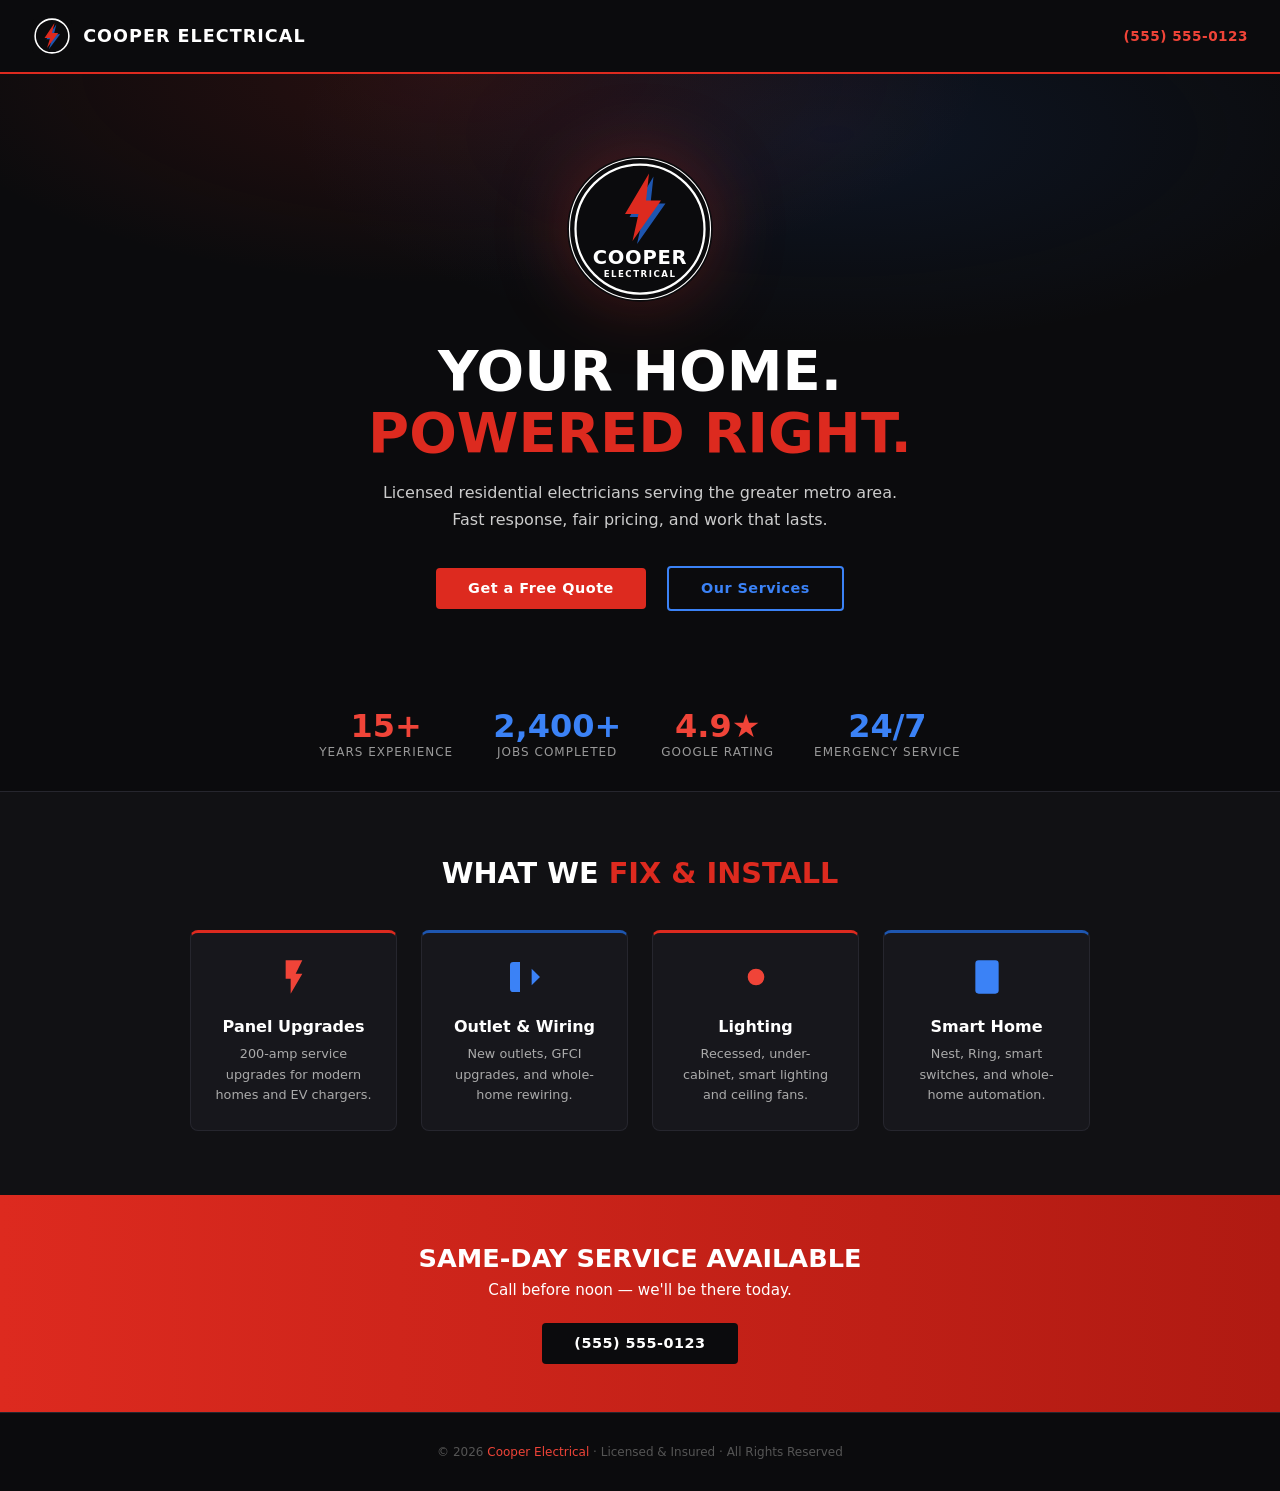
<file: pages/biz-card-v1.html>
<!DOCTYPE html>
<html lang="en">
<head>
<meta charset="UTF-8">
<meta name="viewport" content="width=device-width,initial-scale=1">
<title>Cooper Electrical – Bold Dark</title>
<link rel="icon" type="image/svg+xml" href="../assets/img/favicon.svg">
<style>
  *{margin:0;padding:0;box-sizing:border-box}
  :root{--red:#DD2A1F;--red2:#F04438;--blue:#1E56B0;--blue2:#3B82F6;--d:#0B0B0D;--w:#fff}
  body{font-family:'Segoe UI',system-ui,sans-serif;background:var(--d);color:var(--w);min-height:100vh}

  nav{display:flex;justify-content:space-between;align-items:center;padding:1rem 2rem;border-bottom:2px solid var(--red)}
  .logo{display:flex;align-items:center;gap:.7rem;font-size:1.1rem;font-weight:900;letter-spacing:1px;text-transform:uppercase}
  .logo svg{width:40px;height:40px}
  nav a{color:var(--red2);text-decoration:none;font-size:.85rem;font-weight:600;letter-spacing:.5px}

  .hero{text-align:center;padding:5rem 2rem 4rem;background:radial-gradient(ellipse 60% 50% at 35% 0%,rgba(221,42,31,.14) 0%,transparent 70%),radial-gradient(ellipse 60% 50% at 65% 10%,rgba(30,86,176,.14) 0%,transparent 70%),#0B0B0D}
  .hero-badge{margin-bottom:2rem}
  .hero-badge svg{width:150px;height:150px;filter:drop-shadow(0 0 35px rgba(221,42,31,.3))}
  .hero h1{font-size:clamp(2rem,6vw,3.5rem);font-weight:900;line-height:1.1;margin-bottom:1rem;text-transform:uppercase}
  .hero h1 span{color:var(--red)}
  .hero p{color:#ccc;max-width:520px;margin:0 auto 2rem;line-height:1.7}
  .btn{display:inline-block;background:var(--red);color:#fff;padding:.8rem 2rem;border-radius:4px;font-weight:800;text-decoration:none;font-size:.9rem;letter-spacing:.5px}
  .btn-ghost{background:transparent;border:2px solid var(--blue2);color:var(--blue2);margin-left:1rem}

  .trust{display:flex;justify-content:center;gap:2.5rem;padding:2rem;flex-wrap:wrap;border-bottom:1px solid #26262E}
  .trust-item{text-align:center}
  .trust-item .num{font-size:2rem;font-weight:900;color:var(--red2)}
  .trust-item:nth-child(even) .num{color:var(--blue2)}
  .trust-item .label{font-size:.75rem;color:#999;letter-spacing:1px;text-transform:uppercase}

  .services{padding:4rem 2rem;background:#111114}
  .services h2{text-align:center;font-size:1.8rem;margin-bottom:2.5rem;text-transform:uppercase;font-weight:900}
  .services h2 span{color:var(--red)}
  .grid{display:grid;grid-template-columns:repeat(auto-fit,minmax(200px,1fr));gap:1.5rem;max-width:900px;margin:0 auto}
  .card{background:#17171C;border:1px solid #26262E;border-radius:8px;padding:1.5rem;text-align:center;border-top:3px solid var(--red)}
  .card:nth-child(even){border-top-color:var(--blue)}
  .card svg{width:40px;height:40px;margin-bottom:1rem;fill:var(--red2)}
  .card:nth-child(even) svg{fill:var(--blue2)}
  .card h3{font-size:1rem;margin-bottom:.5rem}
  .card p{font-size:.8rem;color:#aaa;line-height:1.6}

  .cta-band{background:linear-gradient(90deg,var(--red) 0%,#B01A12 100%);color:#fff;padding:3rem 2rem;text-align:center}
  .cta-band h2{font-size:1.6rem;font-weight:900;margin-bottom:.5rem;text-transform:uppercase}
  .cta-band p{margin-bottom:1.5rem;font-size:.95rem;font-weight:500}
  .cta-band .btn{background:#0B0B0D;color:#fff}

  footer{padding:2rem;text-align:center;font-size:.75rem;color:#555;border-top:1px solid #26262E}
  footer span{color:var(--red2)}
</style>
</head>
<body>
<nav>
  <div class="logo">
    <svg viewBox="0 0 64 64"><rect width="64" height="64" rx="12" fill="#0B0B0D"/><circle cx="32" cy="32" r="27" fill="none" stroke="#fff" stroke-width="2.5"/><polygon points="39,13 23,37 32,37 27,53 45,29 35,29" fill="#1E56B0"/><polygon points="36,11 20,35 29,35 24,51 42,27 32,27" fill="#DD2A1F"/></svg>
    Cooper Electrical
  </div>
  <a href="tel:5555550123">(555) 555-0123</a>
</nav>

<section class="hero">
  <div class="hero-badge">
    <svg viewBox="0 0 200 200">
      <circle cx="100" cy="100" r="97" fill="#0B0B0D"/>
      <circle cx="100" cy="100" r="94" fill="none" stroke="#fff" stroke-width="1.5"/>
      <circle cx="100" cy="100" r="86" fill="none" stroke="#fff" stroke-width="3"/>
      <polygon points="118,30 86,84 104,84 96,120 134,66 114,66" fill="#1E56B0"/>
      <polygon points="112,26 80,80 98,80 90,116 128,62 108,62" fill="#DD2A1F"/>
      <text x="100" y="146" text-anchor="middle" font-family="'Arial Narrow','Segoe UI',system-ui,sans-serif" font-weight="900" font-size="26" fill="#fff" letter-spacing="1">COOPER</text>
      <text x="100" y="164" text-anchor="middle" font-family="'Arial Narrow','Segoe UI',system-ui,sans-serif" font-weight="700" font-size="11.5" fill="#fff" letter-spacing="2">ELECTRICAL</text>
    </svg>
  </div>
  <h1>Your Home.<br><span>Powered Right.</span></h1>
  <p>Licensed residential electricians serving the greater metro area. Fast response, fair pricing, and work that lasts.</p>
  <a href="#" class="btn">Get a Free Quote</a>
  <a href="#" class="btn btn-ghost">Our Services</a>
</section>

<div class="trust">
  <div class="trust-item"><div class="num">15+</div><div class="label">Years Experience</div></div>
  <div class="trust-item"><div class="num">2,400+</div><div class="label">Jobs Completed</div></div>
  <div class="trust-item"><div class="num">4.9★</div><div class="label">Google Rating</div></div>
  <div class="trust-item"><div class="num">24/7</div><div class="label">Emergency Service</div></div>
</div>

<section class="services">
  <h2>What We <span>Fix &amp; Install</span></h2>
  <div class="grid">
    <div class="card">
      <svg viewBox="0 0 24 24"><path d="M7 2v11h3v9l7-12h-4l4-8z"/></svg>
      <h3>Panel Upgrades</h3>
      <p>200-amp service upgrades for modern homes and EV chargers.</p>
    </div>
    <div class="card">
      <svg viewBox="0 0 24 24"><path d="M9 21H5a2 2 0 01-2-2V5a2 2 0 012-2h4M16 17l5-5-5-5M21 12H9"/></svg>
      <h3>Outlet &amp; Wiring</h3>
      <p>New outlets, GFCI upgrades, and whole-home rewiring.</p>
    </div>
    <div class="card">
      <svg viewBox="0 0 24 24"><circle cx="12" cy="12" r="5"/><path d="M12 1v2M12 21v2M4.22 4.22l1.42 1.42M18.36 18.36l1.42 1.42M1 12h2M21 12h2M4.22 19.78l1.42-1.42M18.36 5.64l1.42-1.42"/></svg>
      <h3>Lighting</h3>
      <p>Recessed, under-cabinet, smart lighting and ceiling fans.</p>
    </div>
    <div class="card">
      <svg viewBox="0 0 24 24"><rect x="5" y="2" width="14" height="20" rx="2"/><path d="M12 18h.01"/></svg>
      <h3>Smart Home</h3>
      <p>Nest, Ring, smart switches, and whole-home automation.</p>
    </div>
  </div>
</section>

<div class="cta-band">
  <h2>Same-Day Service Available</h2>
  <p>Call before noon — we'll be there today.</p>
  <a href="tel:5555550123" class="btn">(555) 555-0123</a>
</div>

<footer>
  &copy; 2026 <span>Cooper Electrical</span> · Licensed &amp; Insured · All Rights Reserved
</footer>
</body>
</html>
</file>
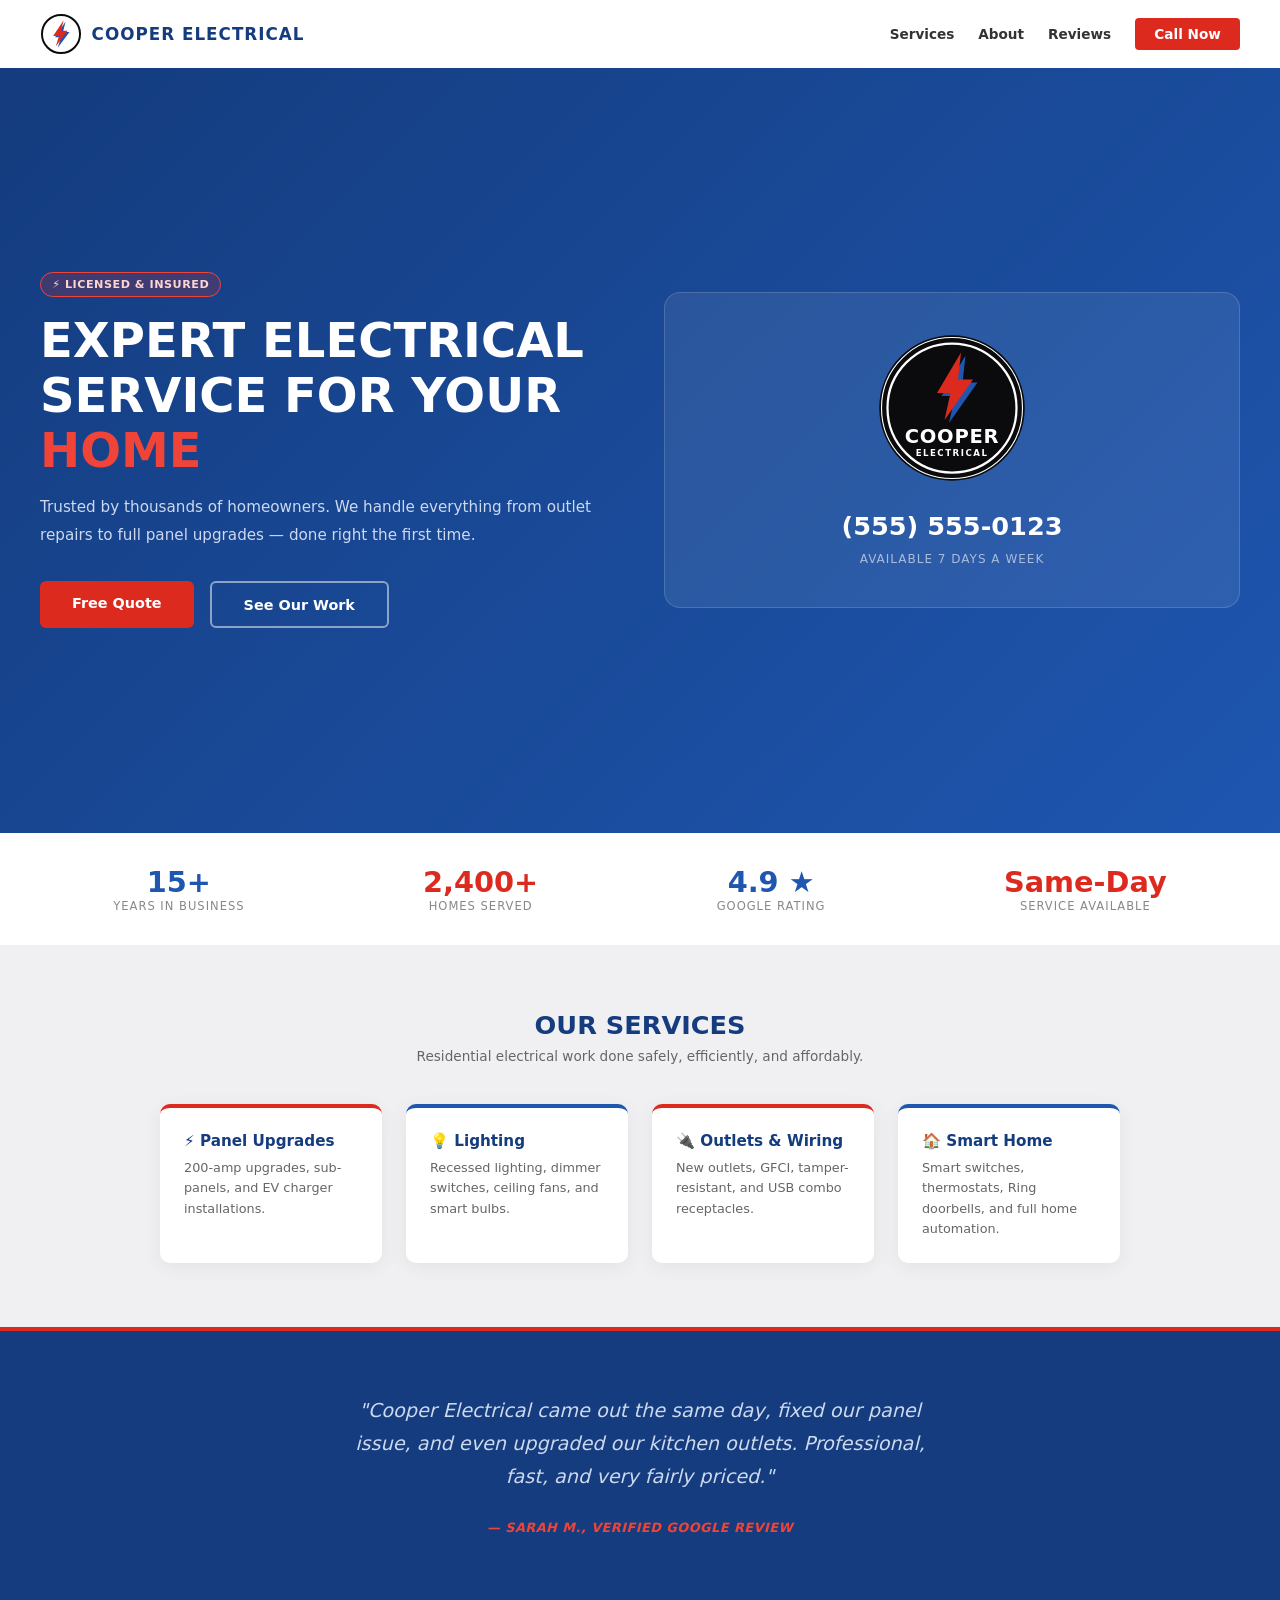
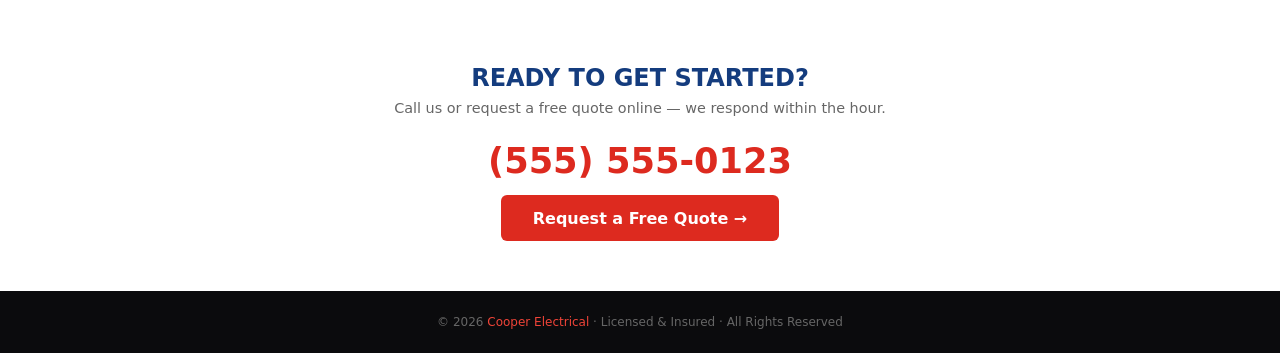
<file: pages/biz-card-v2.html>
<!DOCTYPE html>
<html lang="en">
<head>
<meta charset="UTF-8">
<meta name="viewport" content="width=device-width,initial-scale=1">
<title>Cooper Electrical – Light Professional</title>
<link rel="icon" type="image/svg+xml" href="../assets/img/favicon.svg">
<style>
  *{margin:0;padding:0;box-sizing:border-box}
  :root{--red:#DD2A1F;--red2:#F04438;--blue:#1E56B0;--blue-dark:#143C7E;--d:#1A1A1A;--w:#FAFAFA;--g:#F0F0F2}
  body{font-family:'Segoe UI',system-ui,sans-serif;background:var(--w);color:var(--d)}

  nav{display:flex;justify-content:space-between;align-items:center;padding:.8rem 2.5rem;background:#fff;box-shadow:0 2px 12px rgba(0,0,0,.07)}
  .logo{display:flex;align-items:center;gap:.6rem;font-size:1.05rem;font-weight:900;color:var(--blue-dark);letter-spacing:1px;text-transform:uppercase}
  .logo svg{width:42px;height:42px}
  nav ul{display:flex;gap:1.5rem;list-style:none;align-items:center}
  nav ul a{color:#333;text-decoration:none;font-size:.85rem;font-weight:600}
  .nav-cta{background:var(--red);color:#fff!important;padding:.5rem 1.2rem;border-radius:4px}

  .hero{display:grid;grid-template-columns:1fr 1fr;align-items:center;min-height:85vh;padding:3rem 2.5rem;gap:3rem;background:linear-gradient(135deg,var(--blue-dark) 0%,var(--blue) 100%);color:#fff}
  .hero-text h1{font-size:clamp(2rem,4vw,3rem);font-weight:900;line-height:1.15;margin-bottom:1rem;text-transform:uppercase}
  .hero-text h1 em{color:var(--red2);font-style:normal}
  .hero-text p{color:#cdd9ee;line-height:1.8;margin-bottom:2rem;font-size:.95rem}
  .hero-actions{display:flex;gap:1rem;flex-wrap:wrap}
  .btn-primary{background:var(--red);color:#fff;padding:.85rem 2rem;border-radius:6px;font-weight:700;text-decoration:none;font-size:.9rem}
  .btn-outline{border:2px solid rgba(255,255,255,.5);color:#fff;padding:.85rem 2rem;border-radius:6px;font-weight:700;text-decoration:none;font-size:.9rem}
  .hero-visual{background:rgba(255,255,255,.08);border-radius:16px;padding:2.5rem;text-align:center;border:1px solid rgba(255,255,255,.15)}
  .hero-visual svg{width:150px;height:150px;margin-bottom:1.5rem}
  .hero-visual .phone{font-size:1.6rem;font-weight:900;color:#fff;display:block;margin-bottom:.4rem}
  .hero-visual small{font-size:.75rem;color:#aabcdd;letter-spacing:1px;text-transform:uppercase}
  .badge{display:inline-block;background:rgba(221,42,31,.2);border:1px solid var(--red2);color:#ffd4d0;font-size:.7rem;padding:.3rem .7rem;border-radius:20px;margin-bottom:1rem;font-weight:700;letter-spacing:.5px;text-transform:uppercase}

  .stats{background:#fff;display:flex;justify-content:space-around;padding:2rem;border-bottom:1px solid #eee;flex-wrap:wrap;gap:1rem}
  .stat{text-align:center}
  .stat .n{font-size:1.8rem;font-weight:900;color:var(--blue)}
  .stat:nth-child(even) .n{color:var(--red)}
  .stat .l{font-size:.72rem;color:#888;text-transform:uppercase;letter-spacing:1px}

  .services{padding:4rem 2.5rem;background:var(--g)}
  .services h2{text-align:center;font-size:1.6rem;font-weight:900;color:var(--blue-dark);margin-bottom:.5rem;text-transform:uppercase}
  .services .sub{text-align:center;color:#666;font-size:.85rem;margin-bottom:2.5rem}
  .srv-grid{display:grid;grid-template-columns:repeat(auto-fit,minmax(220px,1fr));gap:1.5rem;max-width:960px;margin:0 auto}
  .srv-card{background:#fff;border-radius:10px;padding:1.5rem;box-shadow:0 4px 20px rgba(0,0,0,.06);border-top:4px solid var(--red)}
  .srv-card:nth-child(even){border-top-color:var(--blue)}
  .srv-card h3{font-size:.95rem;font-weight:700;color:var(--blue-dark);margin-bottom:.5rem}
  .srv-card p{font-size:.8rem;color:#666;line-height:1.6}

  .testimonial{background:var(--blue-dark);color:#fff;padding:4rem 2.5rem;text-align:center;border-top:4px solid var(--red)}
  .testimonial blockquote{font-size:1.2rem;font-style:italic;max-width:600px;margin:0 auto 1.5rem;line-height:1.7;color:#cdd9ee}
  .testimonial cite{font-size:.8rem;color:var(--red2);font-weight:700;letter-spacing:.5px;text-transform:uppercase}

  .contact{padding:4rem 2.5rem;text-align:center;background:#fff}
  .contact h2{font-size:1.5rem;font-weight:900;color:var(--blue-dark);margin-bottom:.5rem;text-transform:uppercase}
  .contact p{color:#666;margin-bottom:1.5rem;font-size:.9rem}
  .phone-big{font-size:2.2rem;font-weight:900;color:var(--red);display:block;margin-bottom:.5rem;text-decoration:none}
  .contact .btn-primary{font-size:1rem}

  footer{background:#0B0B0D;color:#666;padding:1.5rem;text-align:center;font-size:.75rem}
  footer span{color:var(--red2)}
</style>
</head>
<body>
<nav>
  <div class="logo">
    <svg viewBox="0 0 64 64"><rect width="64" height="64" rx="32" fill="#fff"/><circle cx="32" cy="32" r="29" fill="none" stroke="#0B0B0D" stroke-width="3"/><polygon points="39,13 23,37 32,37 27,53 45,29 35,29" fill="#1E56B0"/><polygon points="36,11 20,35 29,35 24,51 42,27 32,27" fill="#DD2A1F"/></svg>
    Cooper Electrical
  </div>
  <ul>
    <li><a href="#">Services</a></li>
    <li><a href="#">About</a></li>
    <li><a href="#">Reviews</a></li>
    <li><a href="tel:5555550123" class="nav-cta">Call Now</a></li>
  </ul>
</nav>

<section class="hero">
  <div class="hero-text">
    <div class="badge">⚡ Licensed &amp; Insured</div>
    <h1>Expert Electrical<br>Service for Your <em>Home</em></h1>
    <p>Trusted by thousands of homeowners. We handle everything from outlet repairs to full panel upgrades — done right the first time.</p>
    <div class="hero-actions">
      <a href="#" class="btn-primary">Free Quote</a>
      <a href="#" class="btn-outline">See Our Work</a>
    </div>
  </div>
  <div class="hero-visual">
    <svg viewBox="0 0 200 200">
      <circle cx="100" cy="100" r="97" fill="#0B0B0D"/>
      <circle cx="100" cy="100" r="94" fill="none" stroke="#fff" stroke-width="1.5"/>
      <circle cx="100" cy="100" r="86" fill="none" stroke="#fff" stroke-width="3"/>
      <polygon points="118,30 86,84 104,84 96,120 134,66 114,66" fill="#1E56B0"/>
      <polygon points="112,26 80,80 98,80 90,116 128,62 108,62" fill="#DD2A1F"/>
      <text x="100" y="146" text-anchor="middle" font-family="'Arial Narrow','Segoe UI',system-ui,sans-serif" font-weight="900" font-size="26" fill="#fff" letter-spacing="1">COOPER</text>
      <text x="100" y="164" text-anchor="middle" font-family="'Arial Narrow','Segoe UI',system-ui,sans-serif" font-weight="700" font-size="11.5" fill="#fff" letter-spacing="2">ELECTRICAL</text>
    </svg>
    <span class="phone">(555) 555-0123</span>
    <small>Available 7 Days a Week</small>
  </div>
</section>

<div class="stats">
  <div class="stat"><div class="n">15+</div><div class="l">Years in Business</div></div>
  <div class="stat"><div class="n">2,400+</div><div class="l">Homes Served</div></div>
  <div class="stat"><div class="n">4.9 ★</div><div class="l">Google Rating</div></div>
  <div class="stat"><div class="n">Same-Day</div><div class="l">Service Available</div></div>
</div>

<section class="services">
  <h2>Our Services</h2>
  <p class="sub">Residential electrical work done safely, efficiently, and affordably.</p>
  <div class="srv-grid">
    <div class="srv-card"><h3>⚡ Panel Upgrades</h3><p>200-amp upgrades, sub-panels, and EV charger installations.</p></div>
    <div class="srv-card"><h3>💡 Lighting</h3><p>Recessed lighting, dimmer switches, ceiling fans, and smart bulbs.</p></div>
    <div class="srv-card"><h3>🔌 Outlets &amp; Wiring</h3><p>New outlets, GFCI, tamper-resistant, and USB combo receptacles.</p></div>
    <div class="srv-card"><h3>🏠 Smart Home</h3><p>Smart switches, thermostats, Ring doorbells, and full home automation.</p></div>
  </div>
</section>

<div class="testimonial">
  <blockquote>"Cooper Electrical came out the same day, fixed our panel issue, and even upgraded our kitchen outlets. Professional, fast, and very fairly priced."</blockquote>
  <cite>— Sarah M., Verified Google Review</cite>
</div>

<section class="contact">
  <h2>Ready to Get Started?</h2>
  <p>Call us or request a free quote online — we respond within the hour.</p>
  <a href="tel:5555550123" class="phone-big">(555) 555-0123</a><br>
  <a href="#" class="btn-primary">Request a Free Quote →</a>
</section>

<footer>&copy; 2026 <span>Cooper Electrical</span> · Licensed &amp; Insured · All Rights Reserved</footer>
</body>
</html>
</file>
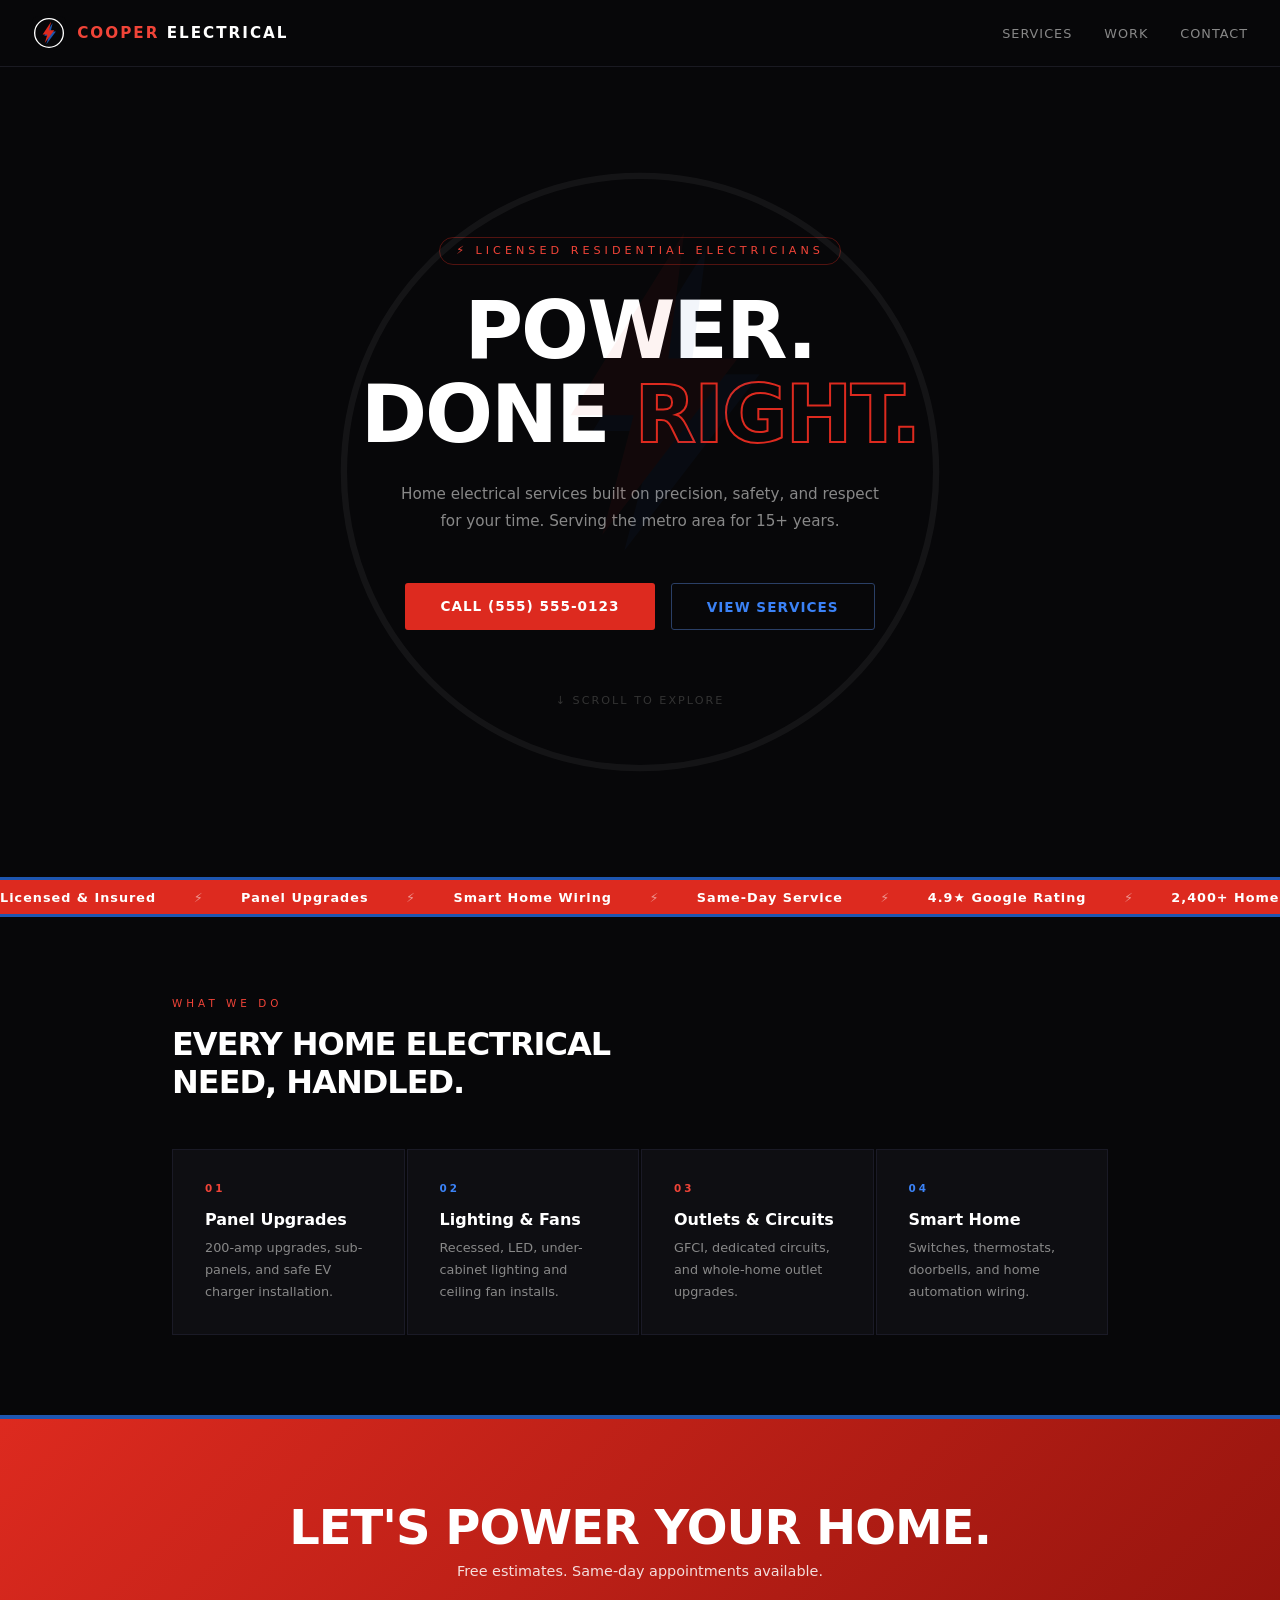
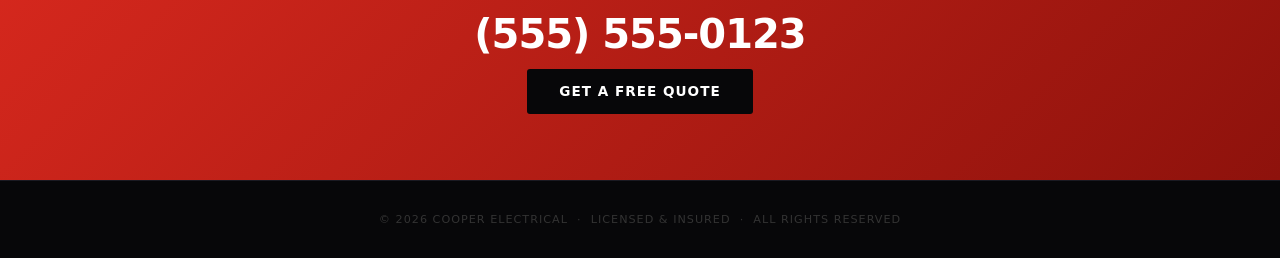
<file: pages/biz-card-v3.html>
<!DOCTYPE html>
<html lang="en">
<head>
<meta charset="UTF-8">
<meta name="viewport" content="width=device-width,initial-scale=1">
<title>Cooper Electrical – Minimal Premium</title>
<link rel="icon" type="image/svg+xml" href="../assets/img/favicon.svg">
<style>
  *{margin:0;padding:0;box-sizing:border-box}
  :root{--red:#DD2A1F;--red2:#F04438;--blue:#1E56B0;--blue2:#3B82F6;--d:#070709;--s:#0E0E12;--c:#17171C;--w:#fff;--m:#888}
  body{font-family:'Segoe UI',system-ui,sans-serif;background:var(--d);color:var(--w);min-height:100vh}

  header{padding:1rem 2rem;display:flex;justify-content:space-between;align-items:center;border-bottom:1px solid #1a1a22}
  .logo{display:flex;align-items:center;gap:.7rem;font-size:.95rem;font-weight:700;letter-spacing:2px;text-transform:uppercase}
  .logo svg{width:34px;height:34px}
  .logo em{color:var(--red2);font-style:normal}
  header nav{display:flex;gap:2rem}
  header nav a{color:var(--m);text-decoration:none;font-size:.8rem;letter-spacing:1px;text-transform:uppercase;transition:color .2s}
  header nav a:hover{color:var(--red2)}

  .hero{min-height:90vh;display:flex;flex-direction:column;justify-content:center;align-items:center;text-align:center;padding:4rem 2rem;position:relative;overflow:hidden}
  .hero-watermark{position:absolute;top:50%;left:50%;transform:translate(-50%,-50%);width:70vmin;height:70vmin;opacity:.05;pointer-events:none}
  .eyebrow{font-size:.7rem;letter-spacing:4px;text-transform:uppercase;color:var(--red2);margin-bottom:1.5rem;border:1px solid rgba(221,42,31,.35);padding:.4rem 1rem;border-radius:20px;display:inline-block}
  .hero h1{font-size:clamp(2.5rem,8vw,5rem);font-weight:900;line-height:1.05;letter-spacing:-2px;margin-bottom:1.5rem;text-transform:uppercase}
  .hero h1 .outline{-webkit-text-stroke:2px var(--red);color:transparent}
  .hero p{color:var(--m);max-width:480px;line-height:1.8;margin-bottom:3rem;font-size:.95rem}
  .hero-btns{display:flex;gap:1rem;flex-wrap:wrap;justify-content:center}
  .btn-r{background:var(--red);color:#fff;padding:.9rem 2.2rem;border-radius:3px;font-weight:900;text-decoration:none;font-size:.85rem;letter-spacing:1px;text-transform:uppercase}
  .btn-w{border:1px solid #2a3f66;color:var(--blue2);padding:.9rem 2.2rem;border-radius:3px;font-weight:600;text-decoration:none;font-size:.85rem;letter-spacing:1px;text-transform:uppercase}
  .scroll-hint{margin-top:4rem;font-size:.7rem;color:#333;letter-spacing:2px;text-transform:uppercase}

  .marquee-wrap{background:var(--red);color:#fff;padding:.6rem 0;overflow:hidden;white-space:nowrap;font-weight:800;font-size:.8rem;letter-spacing:1px;border-top:3px solid var(--blue);border-bottom:3px solid var(--blue)}
  .marquee-inner{display:inline-block;animation:scroll 20s linear infinite}
  @keyframes scroll{0%{transform:translateX(0)}100%{transform:translateX(-50%)}}
  .sep{margin:0 2rem;opacity:.5}

  section.services{padding:5rem 2rem;max-width:1000px;margin:0 auto}
  .section-tag{font-size:.65rem;letter-spacing:4px;text-transform:uppercase;color:var(--red2);margin-bottom:1rem;display:block}
  .section-title{font-size:2rem;font-weight:800;margin-bottom:3rem;letter-spacing:-1px;text-transform:uppercase}
  .srv-list{display:grid;grid-template-columns:repeat(auto-fit,minmax(220px,1fr));gap:2px}
  .srv-item{background:var(--s);padding:2rem;border:1px solid #1a1a26;transition:border-color .2s,background .2s}
  .srv-item:hover{border-color:var(--red);background:var(--c)}
  .srv-item:nth-child(even):hover{border-color:var(--blue)}
  .srv-num{font-size:.65rem;color:var(--red2);letter-spacing:3px;margin-bottom:1rem;font-weight:700}
  .srv-item:nth-child(even) .srv-num{color:var(--blue2)}
  .srv-item h3{font-size:1rem;font-weight:700;margin-bottom:.5rem}
  .srv-item p{font-size:.8rem;color:var(--m);line-height:1.7}

  .cta-full{background:linear-gradient(135deg,var(--red) 0%,#8E120C 100%);color:#fff;padding:5rem 2rem;text-align:center;border-top:4px solid var(--blue)}
  .cta-full h2{font-size:clamp(1.5rem,5vw,3rem);font-weight:900;letter-spacing:-1px;margin-bottom:.5rem;text-transform:uppercase}
  .cta-full p{font-size:.9rem;margin-bottom:2rem;opacity:.85;font-weight:500}
  .cta-full .tel{font-size:clamp(1.5rem,5vw,2.5rem);font-weight:900;letter-spacing:-1px;display:block;margin-bottom:1.5rem;text-decoration:none;color:#fff}
  .cta-full .btn-dark{background:#070709;color:#fff;padding:.9rem 2rem;border-radius:3px;font-weight:900;text-decoration:none;font-size:.85rem;letter-spacing:1px;text-transform:uppercase}

  footer{border-top:1px solid #1a1a22;padding:2rem;text-align:center;font-size:.7rem;color:#333;letter-spacing:1px;text-transform:uppercase}
</style>
</head>
<body>
<header>
  <div class="logo">
    <svg viewBox="0 0 64 64"><rect width="64" height="64" rx="12" fill="#070709"/><circle cx="32" cy="32" r="27" fill="none" stroke="#fff" stroke-width="2.5"/><polygon points="39,13 23,37 32,37 27,53 45,29 35,29" fill="#1E56B0"/><polygon points="36,11 20,35 29,35 24,51 42,27 32,27" fill="#DD2A1F"/></svg>
    <span><em>Cooper</em> Electrical</span>
  </div>
  <nav>
    <a href="#">Services</a>
    <a href="#">Work</a>
    <a href="#">Contact</a>
  </nav>
</header>

<section class="hero">
  <svg class="hero-watermark" viewBox="0 0 200 200">
    <circle cx="100" cy="100" r="94" fill="none" stroke="#fff" stroke-width="2"/>
    <polygon points="121,29 85,87 105,87 95,125 138,69 116,69" fill="#1E56B0"/>
    <polygon points="114,24 78,82 98,82 88,120 131,64 109,64" fill="#DD2A1F"/>
  </svg>
  <div class="eyebrow">⚡ Licensed Residential Electricians</div>
  <h1>Power.<br>Done <span class="outline">Right.</span></h1>
  <p>Home electrical services built on precision, safety, and respect for your time. Serving the metro area for 15+ years.</p>
  <div class="hero-btns">
    <a href="tel:5555550123" class="btn-r">Call (555) 555-0123</a>
    <a href="#" class="btn-w">View Services</a>
  </div>
  <div class="scroll-hint">↓ scroll to explore</div>
</section>

<div class="marquee-wrap">
  <div class="marquee-inner">
    Licensed &amp; Insured <span class="sep">⚡</span> Panel Upgrades <span class="sep">⚡</span> Smart Home Wiring <span class="sep">⚡</span> Same-Day Service <span class="sep">⚡</span> 4.9★ Google Rating <span class="sep">⚡</span> 2,400+ Homes Served <span class="sep">⚡</span> Licensed &amp; Insured <span class="sep">⚡</span> Panel Upgrades <span class="sep">⚡</span> Smart Home Wiring <span class="sep">⚡</span> Same-Day Service <span class="sep">⚡</span> 4.9★ Google Rating <span class="sep">⚡</span> 2,400+ Homes Served <span class="sep">⚡</span>
  </div>
</div>

<section class="services">
  <span class="section-tag">What We Do</span>
  <h2 class="section-title">Every home electrical<br>need, handled.</h2>
  <div class="srv-list">
    <div class="srv-item">
      <div class="srv-num">01</div>
      <h3>Panel Upgrades</h3>
      <p>200-amp upgrades, sub-panels, and safe EV charger installation.</p>
    </div>
    <div class="srv-item">
      <div class="srv-num">02</div>
      <h3>Lighting &amp; Fans</h3>
      <p>Recessed, LED, under-cabinet lighting and ceiling fan installs.</p>
    </div>
    <div class="srv-item">
      <div class="srv-num">03</div>
      <h3>Outlets &amp; Circuits</h3>
      <p>GFCI, dedicated circuits, and whole-home outlet upgrades.</p>
    </div>
    <div class="srv-item">
      <div class="srv-num">04</div>
      <h3>Smart Home</h3>
      <p>Switches, thermostats, doorbells, and home automation wiring.</p>
    </div>
  </div>
</section>

<div class="cta-full">
  <h2>Let's Power Your Home.</h2>
  <p>Free estimates. Same-day appointments available.</p>
  <a href="tel:5555550123" class="tel">(555) 555-0123</a>
  <a href="#" class="btn-dark">Get a Free Quote</a>
</div>

<footer>&copy; 2026 Cooper Electrical &nbsp;·&nbsp; Licensed &amp; Insured &nbsp;·&nbsp; All Rights Reserved</footer>
</body>
</html>
</file>
<file: assets/css/style.css>
/* ===== RESET & ROOT ===== */
*,*::before,*::after{margin:0;padding:0;box-sizing:border-box}
:root{
  --red:#DD2A1F;
  --red2:#F04438;
  --blue:#1E56B0;
  --blue2:#3B82F6;
  --d:#0B0B0D;
  --s:#111114;
  --c:#17171C;
  --b:#26262E;
  --w:#FFFFFF;
  --g:#F4F4F8;
  --m:#8E8E9A;
  --green:#22C55E;
  --radius:10px;
  --shadow:0 8px 32px rgba(0,0,0,.45);
  --glow:0 0 30px rgba(221,42,31,.3);
}
html{scroll-behavior:smooth}
body{
  font-family:'Segoe UI',system-ui,-apple-system,sans-serif;
  background:var(--d);
  color:var(--w);
  line-height:1.6;
  overflow-x:hidden;
}

/* ===== UTILS ===== */
.container{max-width:1200px;margin:0 auto;padding:0 2rem}
.tag{display:inline-block;font-size:.65rem;font-weight:700;letter-spacing:3px;text-transform:uppercase;color:var(--red2);background:rgba(221,42,31,.1);border:1px solid rgba(221,42,31,.3);padding:.3rem .9rem;border-radius:20px;margin-bottom:1.2rem}
.section-title{font-size:clamp(1.6rem,4vw,2.4rem);font-weight:900;letter-spacing:-1px;line-height:1.2;margin-bottom:.6rem;text-transform:uppercase}
.section-sub{color:var(--m);font-size:.9rem;margin-bottom:3rem;max-width:560px}
.highlight{color:var(--red)}
.highlight-blue{color:var(--blue2)}

/* ===== LOGO BADGE (Cooper circular mark) ===== */
.logo-badge{display:inline-block;flex-shrink:0}

/* ===== TOP NAV ===== */
.site-nav{
  position:fixed;top:0;left:0;right:0;z-index:100;
  display:flex;justify-content:space-between;align-items:center;
  padding:.8rem 2rem;
  background:rgba(11,11,13,.9);
  backdrop-filter:blur(12px);
  border-bottom:1px solid rgba(221,42,31,.25);
}
.site-logo{display:flex;align-items:center;gap:.7rem;font-size:1.05rem;font-weight:900;text-decoration:none;color:var(--w);letter-spacing:1px;text-transform:uppercase}
.site-logo svg{width:38px;height:38px}
.site-logo .logo-sub{display:block;font-size:.55rem;font-weight:700;letter-spacing:4px;color:var(--m)}
.nav-links{display:flex;gap:2rem;list-style:none}
.nav-links a{color:var(--m);text-decoration:none;font-size:.82rem;font-weight:600;letter-spacing:.5px;transition:color .2s}
.nav-links a:hover{color:var(--red2)}
.nav-links .active{color:var(--red2)}

/* ===== HERO ===== */
.hero{
  padding:8rem 2rem 5rem;
  text-align:center;
  position:relative;
  overflow:hidden;
  background:
    radial-gradient(ellipse 60% 50% at 35% 0%,rgba(221,42,31,.12) 0%,transparent 70%),
    radial-gradient(ellipse 60% 50% at 65% 10%,rgba(30,86,176,.12) 0%,transparent 70%),
    var(--d);
}
.hero::after{
  content:'';position:absolute;bottom:0;left:0;right:0;height:2px;
  background:linear-gradient(90deg,transparent,var(--red) 35%,var(--blue) 65%,transparent);
}
.hero-eyebrow{margin-bottom:1.5rem}
.hero-logo{margin-bottom:2rem}
.hero-logo svg{width:190px;height:190px;filter:drop-shadow(0 0 40px rgba(221,42,31,.25))}
.hero h1{font-size:clamp(2.5rem,7vw,4.2rem);font-weight:900;letter-spacing:-1px;line-height:1.05;margin-bottom:1.2rem;text-transform:uppercase}
.hero p{color:var(--m);max-width:560px;margin:0 auto 2.5rem;font-size:1rem;line-height:1.8}
.hero-actions{display:flex;gap:1rem;justify-content:center;flex-wrap:wrap}

.btn{display:inline-flex;align-items:center;gap:.4rem;padding:.8rem 2rem;border-radius:6px;font-weight:700;text-decoration:none;font-size:.88rem;letter-spacing:.3px;transition:all .2s;border:2px solid transparent;cursor:pointer}
.btn-primary{background:var(--red);color:#fff}
.btn-primary:hover{background:var(--red2);box-shadow:var(--glow)}
.btn-blue{background:var(--blue);color:#fff}
.btn-blue:hover{background:var(--blue2);box-shadow:0 0 30px rgba(30,86,176,.35)}
.btn-ghost{background:transparent;border-color:rgba(59,130,246,.5);color:var(--blue2)}
.btn-ghost:hover{border-color:var(--blue2);background:rgba(30,86,176,.1)}

/* ===== SECTION WRAPPER ===== */
.section{padding:5rem 0}
.section-alt{background:var(--s)}
.section-center{text-align:center}
.section-center .section-sub{margin-left:auto;margin-right:auto}

/* ===== CARDS ===== */
.card{background:var(--c);border:1px solid var(--b);border-radius:var(--radius);overflow:hidden;transition:transform .2s,box-shadow .2s,border-color .2s}
.card:hover{transform:translateY(-4px);box-shadow:var(--shadow);border-color:rgba(221,42,31,.4)}

/* ===== FAVICON SECTION ===== */
.favicon-designs{display:grid;grid-template-columns:repeat(auto-fit,minmax(280px,1fr));gap:2rem;margin-top:2rem}
.fav-card{background:var(--c);border:1px solid var(--b);border-radius:var(--radius);padding:2rem;text-align:center}
.fav-card h4{font-size:.75rem;font-weight:700;letter-spacing:2px;text-transform:uppercase;color:var(--m);margin-bottom:1.5rem}
.fav-card .fav-display{margin-bottom:1.5rem;display:flex;align-items:flex-end;justify-content:center;gap:1.5rem}
.fav-card .fav-display .sz{display:flex;flex-direction:column;align-items:center;gap:.4rem;font-size:.6rem;color:var(--m)}
.fav-card p{font-size:.75rem;color:var(--m);line-height:1.6}

/* ===== PREVIEW FRAMES ===== */
.preview-grid{display:grid;grid-template-columns:repeat(auto-fit,minmax(300px,1fr));gap:2rem;margin-top:2rem}
.preview-card{background:var(--c);border:1px solid var(--b);border-radius:var(--radius);overflow:hidden}
.preview-bar{background:var(--b);padding:.6rem .9rem;display:flex;align-items:center;gap:.6rem;border-bottom:1px solid rgba(255,255,255,.05)}
.preview-dots{display:flex;gap:.4rem}
.preview-dots span{width:10px;height:10px;border-radius:50%;background:#333}
.preview-dots span:nth-child(1){background:#FF5F57}
.preview-dots span:nth-child(2){background:#FFBD2E}
.preview-dots span:nth-child(3){background:#28CA41}
.preview-url{background:rgba(255,255,255,.05);border-radius:4px;padding:.25rem .8rem;font-size:.7rem;color:var(--m);flex:1;white-space:nowrap;overflow:hidden;text-overflow:ellipsis}
.preview-frame{width:100%;height:380px;border:none;display:block;transform-origin:top left}
.preview-info{padding:1rem 1.2rem;border-top:1px solid var(--b)}
.preview-info h4{font-size:.85rem;font-weight:700;margin-bottom:.3rem}
.preview-info p{font-size:.73rem;color:var(--m);line-height:1.5}
.preview-actions{display:flex;gap:.6rem;padding:0 1.2rem 1.2rem}
.btn-sm{font-size:.72rem;padding:.45rem 1rem;border-radius:4px}

/* ===== ADS ===== */
.ads-layout{display:flex;flex-direction:column;gap:3rem;margin-top:2rem}
.ad-group-label{font-size:.65rem;font-weight:700;letter-spacing:3px;text-transform:uppercase;color:var(--m);margin-bottom:1.2rem;padding-bottom:.6rem;border-bottom:1px solid var(--b)}
.ad-showcase{display:flex;flex-wrap:wrap;gap:2rem;align-items:flex-start}
.ad-wrap{display:flex;flex-direction:column;align-items:center;gap:.7rem}
.ad-label{font-size:.65rem;color:var(--m);letter-spacing:.5px}

/* Google Leaderboard 728x90 */
.ad-leaderboard{width:728px;max-width:100%;height:90px;background:linear-gradient(135deg,#17171C 0%,#0B0B0D 100%);border:1px solid var(--b);border-radius:6px;display:flex;align-items:center;padding:0 1.5rem;gap:1.2rem;overflow:hidden;position:relative}
.ad-leaderboard .ad-logo{width:64px;height:64px;flex-shrink:0;display:grid;place-items:center}
.ad-leaderboard .ad-logo svg{width:60px;height:60px}
.ad-leaderboard .ad-copy{flex:1;min-width:0}
.ad-leaderboard .ad-copy h3{font-size:.9rem;font-weight:800;color:var(--w);white-space:nowrap;overflow:hidden;text-overflow:ellipsis;text-transform:uppercase;letter-spacing:.5px}
.ad-leaderboard .ad-copy p{font-size:.72rem;color:#aaa;white-space:nowrap;overflow:hidden;text-overflow:ellipsis}
.ad-leaderboard .ad-cta{flex-shrink:0;background:var(--red);color:#fff;font-size:.75rem;font-weight:800;padding:.5rem 1.1rem;border-radius:4px;white-space:nowrap;text-decoration:none}
.ad-leaderboard::after{content:'Ad';position:absolute;top:4px;right:6px;font-size:.55rem;color:#444;letter-spacing:.5px}
.ad-leaderboard::before{content:'';position:absolute;bottom:0;left:0;right:0;height:3px;background:linear-gradient(90deg,var(--red) 50%,var(--blue) 50%)}

/* Medium Rectangle 300x250 */
.ad-mrec{width:300px;height:250px;background:linear-gradient(160deg,#17171C,#0B0B0D);border:1px solid var(--b);border-radius:6px;display:flex;flex-direction:column;align-items:center;justify-content:center;text-align:center;padding:1.2rem;position:relative;overflow:hidden}
.ad-mrec .mrec-logo{margin-bottom:.7rem}
.ad-mrec .mrec-logo svg{width:72px;height:72px}
.ad-mrec h3{font-size:.95rem;font-weight:900;margin-bottom:.3rem;text-transform:uppercase;letter-spacing:.5px}
.ad-mrec .offer{font-size:.75rem;color:var(--red2);font-weight:700;margin-bottom:.5rem;text-transform:uppercase;letter-spacing:1px}
.ad-mrec p{font-size:.68rem;color:#aaa;margin-bottom:.9rem;line-height:1.5}
.ad-mrec .cta{background:var(--red);color:#fff;font-size:.75rem;font-weight:800;padding:.5rem 1.2rem;border-radius:4px;text-decoration:none}
.ad-mrec::after{content:'Ad';position:absolute;top:4px;right:6px;font-size:.55rem;color:#444}
.ad-mrec::before{content:'';position:absolute;top:0;left:0;right:0;height:3px;background:linear-gradient(90deg,var(--red) 50%,var(--blue) 50%)}

/* Half Page 300x600 */
.ad-halfpage{width:300px;height:600px;background:linear-gradient(180deg,#17171C 0%,#0B0B0D 100%);border:1px solid var(--b);border-radius:6px;display:flex;flex-direction:column;align-items:center;padding:1.8rem 1.5rem;text-align:center;position:relative;overflow:hidden}
.ad-halfpage::before{content:'';position:absolute;top:-40px;left:50%;transform:translateX(-50%);width:220px;height:220px;background:radial-gradient(circle,rgba(221,42,31,.18),transparent 70%)}
.ad-halfpage .hp-logo-mark{margin-bottom:1rem;position:relative;z-index:1}
.ad-halfpage .hp-logo-mark svg{width:110px;height:110px}
.ad-halfpage .hp-tagline{font-size:.62rem;color:var(--blue2);letter-spacing:2px;text-transform:uppercase;margin-bottom:1.4rem;font-weight:700}
.ad-halfpage hr{width:100%;border:none;border-top:1px solid var(--b);margin-bottom:1.4rem}
.ad-halfpage .hp-offer{background:var(--red);color:#fff;font-size:.72rem;font-weight:900;padding:.45rem 1rem;border-radius:3px;margin-bottom:1rem;letter-spacing:.5px;text-transform:uppercase}
.ad-halfpage h3{font-size:1.3rem;font-weight:900;line-height:1.2;margin-bottom:.7rem;text-transform:uppercase}
.ad-halfpage p{font-size:.73rem;color:#aaa;line-height:1.6;margin-bottom:1.2rem}
.ad-halfpage .features{width:100%;margin-bottom:1.4rem;flex:1}
.ad-halfpage .features li{display:flex;align-items:center;gap:.5rem;font-size:.72rem;color:#ccc;padding:.35rem 0;border-bottom:1px solid rgba(255,255,255,.05);text-align:left;list-style:none}
.ad-halfpage .features li::before{content:'✓';color:var(--red2);font-weight:800;flex-shrink:0}
.ad-halfpage .tel{font-size:1.1rem;font-weight:900;color:var(--red2);margin-bottom:.8rem}
.ad-halfpage .cta{background:var(--blue);color:#fff;font-size:.8rem;font-weight:800;padding:.7rem 1.5rem;border-radius:4px;text-decoration:none;width:100%;display:block}
.ad-halfpage::after{content:'Ad';position:absolute;top:4px;right:6px;font-size:.55rem;color:#333}

/* Social Ad (Instagram/Facebook square) */
.ad-social{width:300px;height:300px;border-radius:8px;overflow:hidden;position:relative;display:flex;flex-direction:column;justify-content:flex-end}
.ad-social .social-bg{position:absolute;inset:0;background:linear-gradient(135deg,#1a1a1f 0%,#0B0B0D 60%,#1E0505 100%);z-index:0}
.ad-social .social-mark{position:absolute;top:50%;left:50%;transform:translate(-50%,-58%);z-index:1;opacity:.9}
.ad-social .social-mark svg{width:130px;height:130px}
.ad-social .social-content{position:relative;z-index:2;padding:1.2rem;background:linear-gradient(to top,rgba(0,0,0,.9) 20%,transparent 100%)}
.ad-social .social-tag{font-size:.6rem;font-weight:800;letter-spacing:2px;text-transform:uppercase;color:var(--red2);margin-bottom:.4rem;display:block}
.ad-social h3{font-size:.95rem;font-weight:900;line-height:1.25;margin-bottom:.3rem}
.ad-social p{font-size:.68rem;color:#ccc;margin-bottom:.8rem;line-height:1.4}
.ad-social .social-cta{background:var(--red);color:#fff;font-size:.7rem;font-weight:800;padding:.4rem 1rem;border-radius:3px;display:inline-block;text-decoration:none}
.ad-social .social-logo{position:absolute;top:.8rem;right:.8rem;z-index:2;font-size:.62rem;font-weight:800;color:var(--w);background:rgba(0,0,0,.55);padding:.25rem .55rem;border-radius:3px;letter-spacing:1px;text-transform:uppercase}

/* Mobile Banner 320x50 */
.ad-mobile{width:320px;height:50px;background:var(--c);border:1px solid var(--b);border-radius:4px;display:flex;align-items:center;gap:.6rem;padding:0 .7rem;position:relative;overflow:hidden}
.ad-mobile .mob-icon{width:36px;height:36px;display:grid;place-items:center;flex-shrink:0}
.ad-mobile .mob-icon svg{width:34px;height:34px}
.ad-mobile .mob-copy{flex:1;min-width:0}
.ad-mobile .mob-copy h4{font-size:.72rem;font-weight:800;white-space:nowrap;overflow:hidden;text-overflow:ellipsis;text-transform:uppercase;letter-spacing:.5px}
.ad-mobile .mob-copy p{font-size:.6rem;color:#aaa;white-space:nowrap;overflow:hidden;text-overflow:ellipsis}
.ad-mobile .mob-cta{background:var(--red);color:#fff;font-size:.65rem;font-weight:800;padding:.3rem .7rem;border-radius:3px;flex-shrink:0;text-decoration:none}
.ad-mobile::after{content:'Ad';position:absolute;bottom:2px;right:4px;font-size:.5rem;color:#444}

/* ===== VAN WRAP — 3D MODEL ===== */
.van-section{padding:5rem 0}
.van-stage{background:var(--s);border:1px solid var(--b);border-radius:var(--radius);overflow:hidden;margin-top:2rem}

.van3d-viewport{
  position:relative;height:520px;overflow:hidden;
  perspective:1500px;perspective-origin:50% 42%;
  cursor:grab;touch-action:none;user-select:none;-webkit-user-select:none;
  background:radial-gradient(ellipse 75% 65% at 50% 42%,#22222b 0%,#111114 78%);
}
.van3d-viewport:active{cursor:grabbing}
.van3d{
  position:absolute;left:50%;top:46%;width:740px;height:300px;
  margin-left:-370px;margin-top:-150px;
  transform-style:preserve-3d;
  transform:rotateX(-14deg) rotateY(25deg);
}
.van3d .face{position:absolute;left:50%;top:50%;backface-visibility:hidden;-webkit-backface-visibility:hidden}
.van3d .face svg{width:100%;height:100%;display:block}
/*
  Chevy Express 2500 cargo geometry (model space, px):
  X along length: grille -370 → rear +370; hood -370..-220, body -220..+370
  Y vertical: roof -150 → ground +150; hood top at +12
  Z across width: ±130
*/
.f-driver{width:590px;height:300px;transform:translate(-50%,-50%) translate3d(75px,0,130px)}
.f-pass{width:590px;height:300px;transform:translate(-50%,-50%) translate3d(75px,0,-130px) rotateY(180deg)}
.f-rear{width:260px;height:300px;transform:translate(-50%,-50%) translate3d(370px,0,0) rotateY(90deg)}
.f-grille{width:260px;height:138px;transform:translate(-50%,-50%) translate3d(-370px,81px,0) rotateY(-90deg)}
.f-windshield{width:260px;height:171px;transform:translate(-50%,-50%) translate3d(-190px,-70px,0) rotateY(-90deg) rotateX(20.6deg)}
.f-hoodtop{width:150px;height:260px;transform:translate(-50%,-50%) translate3d(-295px,12px,0) rotateX(90deg)}
.f-fender-l{width:150px;height:138px;transform:translate(-50%,-50%) translate3d(-295px,81px,130px)}
.f-fender-r{width:150px;height:138px;transform:translate(-50%,-50%) translate3d(-295px,81px,-130px) rotateY(180deg)}
.f-roof{width:530px;height:260px;transform:translate(-50%,-50%) translate3d(105px,-150px,0) rotateX(90deg)}
.f-bottom{width:590px;height:260px;transform:translate(-50%,-50%) translate3d(75px,150px,0) rotateX(-90deg);background:#0A0A0C}
/* simple static shading per face */
.f-pass::after,.f-rear::after,.f-grille::after,.f-fender-r::after{content:'';position:absolute;inset:0;pointer-events:none}
.f-pass::after,.f-fender-r::after{background:rgba(0,0,15,.16)}
.f-rear::after{background:rgba(0,0,15,.22)}
.f-grille::after{background:rgba(0,0,15,.08)}
/* ground shadow plane */
.van3d-shadow{
  position:absolute;left:50%;top:50%;width:840px;height:340px;
  margin-left:-420px;margin-top:-170px;
  transform:rotateX(90deg) translateZ(-166px);
  background:radial-gradient(ellipse 48% 42% at 50% 50%,rgba(0,0,0,.6),transparent 72%);
  filter:blur(12px);
}
.van3d-hint{position:absolute;bottom:14px;left:0;right:0;text-align:center;font-size:.68rem;color:#5a5a66;letter-spacing:2px;text-transform:uppercase;pointer-events:none}
/* photo mockup */
.mockup-card{border:1px solid var(--b);border-radius:var(--radius);overflow:hidden;background:var(--s)}
.mockup-card img{width:100%;display:block}
.mockup-caption{padding:1rem 1.5rem;font-size:.72rem;color:var(--m);line-height:1.6;display:flex;justify-content:space-between;gap:1.5rem;flex-wrap:wrap;border-top:1px solid var(--b)}
.mockup-caption span:last-child{color:#55555f;white-space:nowrap}
@media(max-width:768px){
  .van3d-viewport{height:400px;perspective:1100px}
}
.van-info-grid{display:grid;grid-template-columns:repeat(auto-fit,minmax(200px,1fr));gap:0;border-top:1px solid var(--b)}
.van-info-item{padding:1.5rem;border-right:1px solid var(--b)}
.van-info-item:last-child{border-right:none}
.van-info-item h5{font-size:.65rem;font-weight:700;letter-spacing:2px;text-transform:uppercase;color:var(--m);margin-bottom:.4rem}
.van-info-item p{font-size:.82rem;color:var(--w);font-weight:600}

/* ===== FOOTER ===== */
.site-footer{border-top:1px solid var(--b);padding:3rem 2rem;text-align:center;color:var(--m);font-size:.75rem}
.site-footer .footer-logo{font-size:1.1rem;font-weight:900;color:var(--w);margin-bottom:.5rem;text-transform:uppercase;letter-spacing:2px}
.site-footer .footer-logo span{color:var(--red)}

/* ===== SCROLLBAR ===== */
::-webkit-scrollbar{width:6px;height:6px}
::-webkit-scrollbar-track{background:var(--d)}
::-webkit-scrollbar-thumb{background:var(--b);border-radius:3px}
::-webkit-scrollbar-thumb:hover{background:var(--red)}

/* ===== RESPONSIVE ===== */
@media(max-width:768px){
  .nav-links{display:none}
  .ad-leaderboard{width:100%;max-width:400px;height:auto;padding:1rem;flex-wrap:wrap}
  .van-render{padding:1rem}
  .van-info-grid{grid-template-columns:1fr 1fr}
  .van-info-item{border-right:none;border-bottom:1px solid var(--b)}
}
</file>
